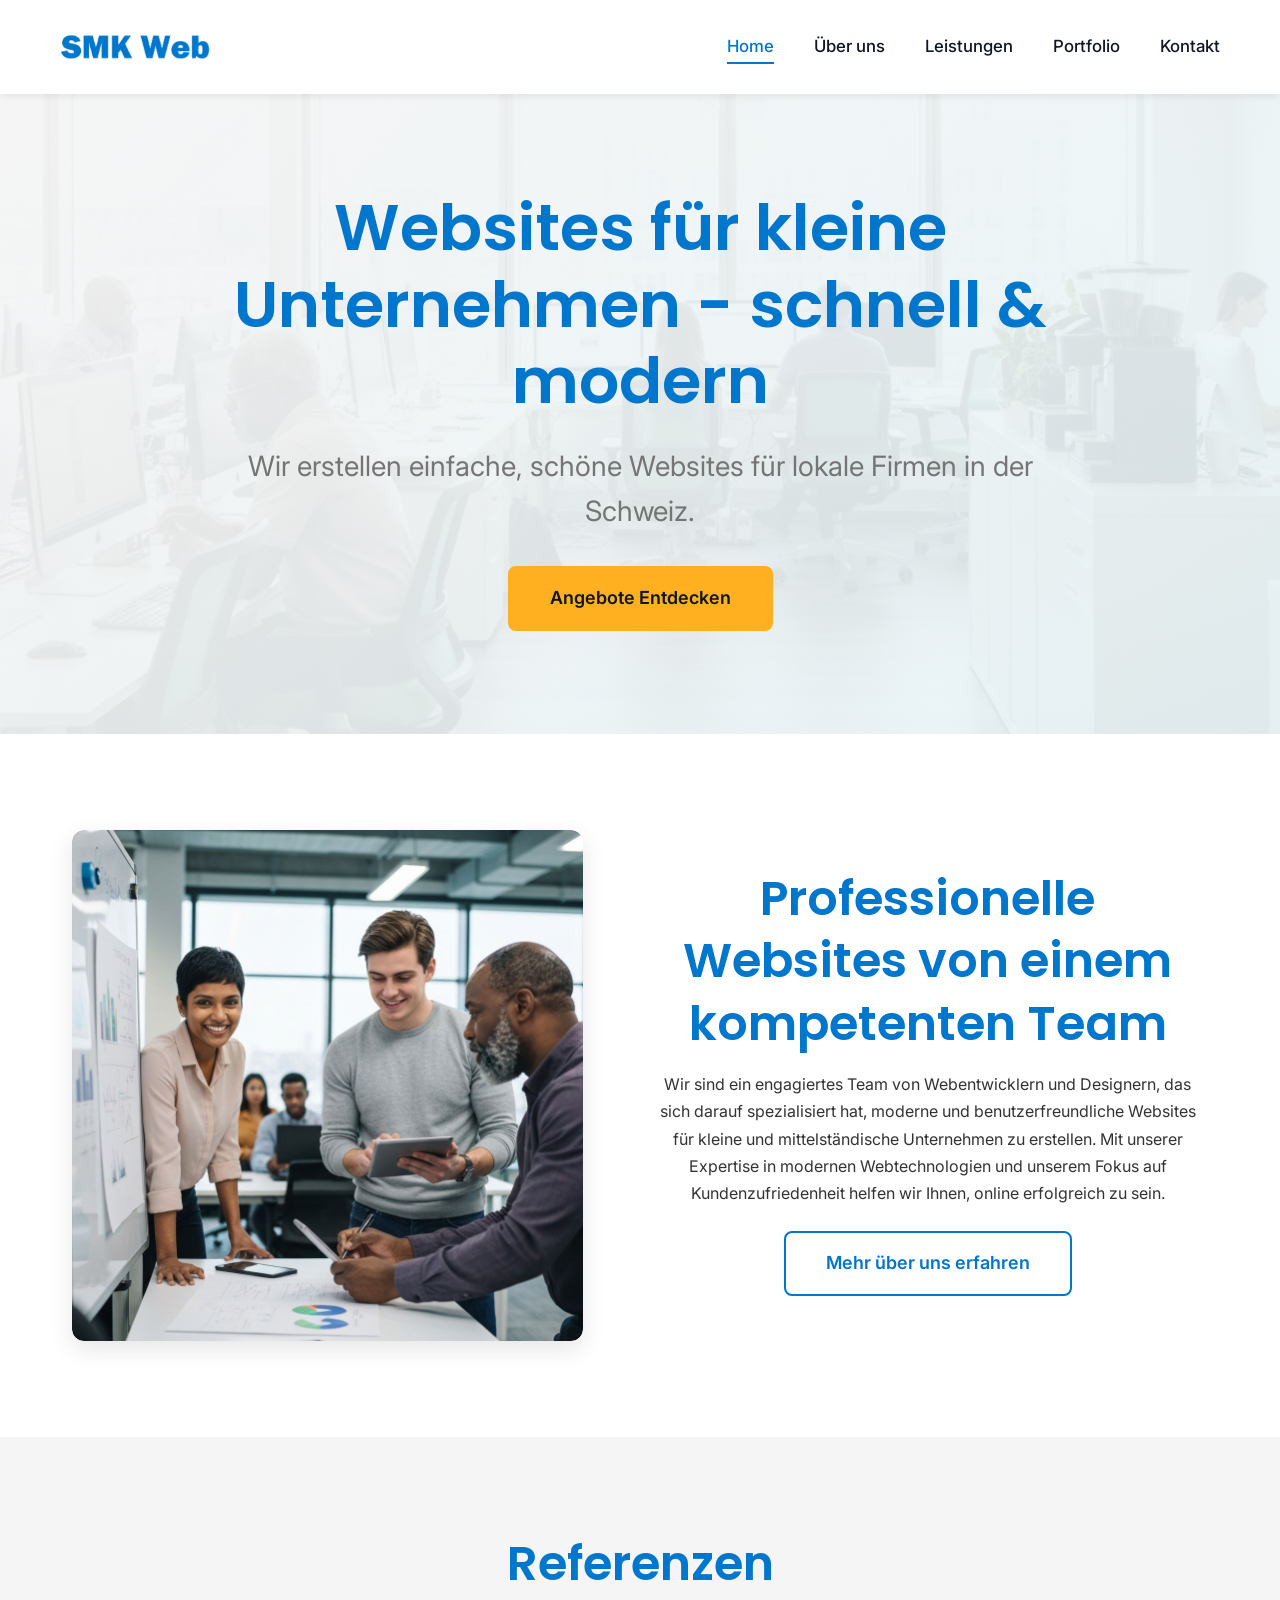
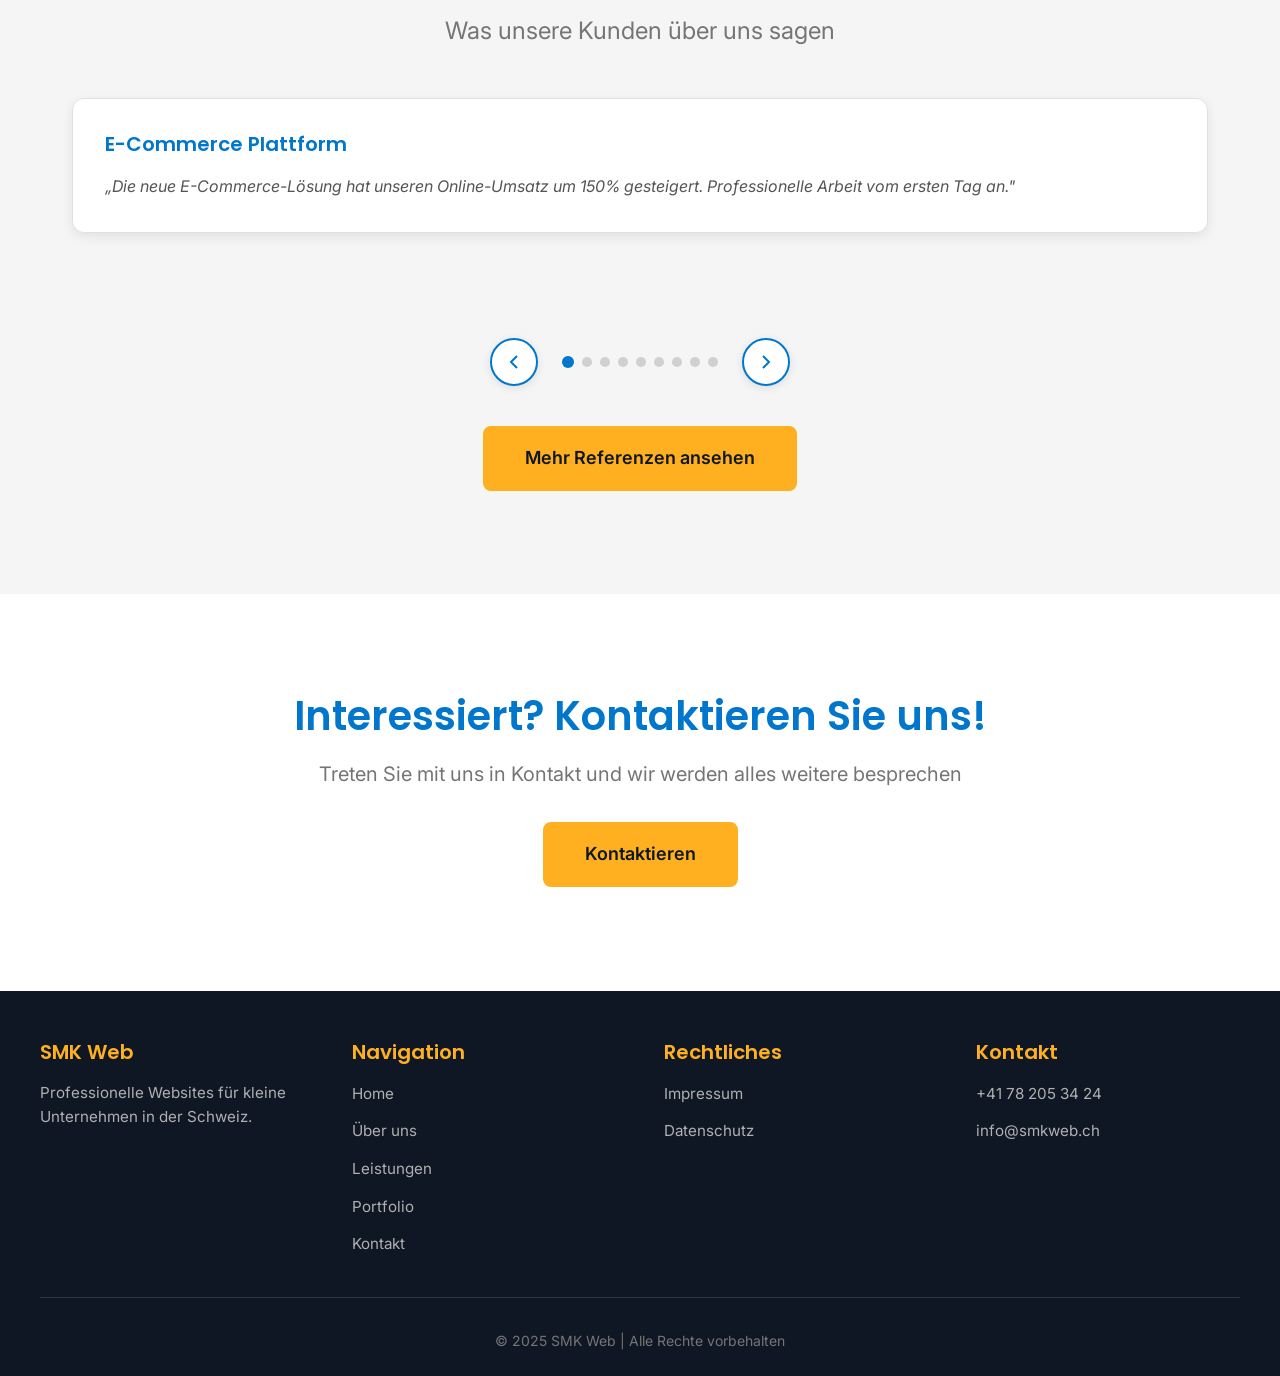
<file: app/index.html>
<!DOCTYPE html>
<html lang="de">
<head>
  <meta charset="UTF-8" />
  <meta name="viewport" content="width=device-width, initial-scale=1.0" />
  <title>SMK Web – Professionelle Websites</title>
  
  <!-- CSS -->
  <link rel="stylesheet" href="css/style.css" />

  <!-- Google Fonts -->
  <link href="https://fonts.googleapis.com/css2?family=Poppins:wght@400;600;700&family=Inter:wght@400;500;600&display=swap" rel="stylesheet">
</head>
<body>
  <!-- Header Navigation -->
  <header class="header">
    <div class="header-container">
      <a href="index.html" class="logo">
        <img src="assets/images/logo.png" alt="SMK Web Logo">
      </a>
      <nav class="nav">
        <ul class="nav-links">
          <li><a href="index.html" class="nav-link active">Home</a></li>
          <!-- Renamed "Über mich" to "Über uns" -->
          <li><a href="about.html" class="nav-link">Über uns</a></li>
          <li><a href="services.html" class="nav-link">Leistungen</a></li>
          <li><a href="portfolio.html" class="nav-link">Portfolio</a></li>
          <li><a href="contact.html" class="nav-link">Kontakt</a></li>
        </ul>
      </nav>
      <!-- Mobile Menu Toggle -->
      <button class="burger" aria-label="Menu öffnen">
        <span></span>
        <span></span>
        <span></span>
      </button>
    </div>
  </header>

  <!-- Main Content -->
  <main>
    <!-- Hero Section -->
    <section class="hero parallax-section" data-scroll-reveal>
      <div class="hero-bg-overlay"></div>
      <div class="hero-container">
        <h1 class="hero-title animate-slide-up">Websites für kleine Unternehmen - schnell & modern</h1>
        <p class="hero-subtitle animate-slide-up delay-1">Wir erstellen einfache, schöne Websites für lokale Firmen in der Schweiz.</p>
        <a href="services.html" class="btn btn-primary animate-slide-up delay-2">Angebote Entdecken</a>
      </div>
    </section>

    <!-- About Section -->
    <section class="about-section">
      <div class="section-container">
        <div class="about-grid">
          <div class="about-image" data-scroll-reveal>
            <div class="image-wrapper">
              <img src="assets/images/team-collaboration.jpg" alt="Unser Team">
            </div>
          </div>
          <div class="about-text" data-scroll-reveal>
            <h2 class="section-title">Professionelle Websites von einem kompetenten Team</h2>
            <p class="text-content">Wir sind ein engagiertes Team von Webentwicklern und Designern, das sich darauf spezialisiert hat, moderne und benutzerfreundliche Websites für kleine und mittelständische Unternehmen zu erstellen. Mit unserer Expertise in modernen Webtechnologien und unserem Fokus auf Kundenzufriedenheit helfen wir Ihnen, online erfolgreich zu sein.</p>
            <a href="about.html" class="btn btn-secondary">Mehr über uns erfahren</a>
          </div>
        </div>
      </div>
    </section>

    <!-- Portfolio/Reviews Section -->
    <!-- Updated portfolio section with references from portfolio.html -->
    <section class="portfolio-section">
      <div class="section-container">
        <div class="section-header" data-scroll-reveal>
          <h2 class="section-title">Referenzen</h2>
          <p class="section-subtitle">Was unsere Kunden über uns sagen</p>
        </div>

        <div class="reviews-carousel-wrapper" data-scroll-reveal>
          <div class="reviews-carousel">
            <div class="review-card active">
              <h3 class="review-title">E-Commerce Plattform</h3>
              <p class="review-text">„Die neue E-Commerce-Lösung hat unseren Online-Umsatz um 150% gesteigert. Professionelle Arbeit vom ersten Tag an."</p>
            </div>

            <div class="review-card">
              <h3 class="review-title">Unternehmenswebsite</h3>
              <p class="review-text">„Moderne, responsive Website die perfekt unsere Marke repräsentiert. Das Team war immer erreichbar und hilfsbereit."</p>
            </div>

            <div class="review-card">
              <h3 class="review-title">Restaurant Portal</h3>
              <p class="review-text">„Dank der neuen Website haben wir 40% mehr Online-Reservierungen. Die Benutzerfreundlichkeit ist hervorragend."</p>
            </div>

            <div class="review-card">
              <h3 class="review-title">Immobilien Plattform</h3>
              <p class="review-text">„Unsere Immobilien werden jetzt professionell präsentiert. Die Suchfunktion funktioniert einwandfrei."</p>
            </div>

            <div class="review-card">
              <h3 class="review-title">Fitness Studio Website</h3>
              <p class="review-text">„Die Integration des Buchungssystems war nahtlos. Unsere Mitglieder lieben die neue Website."</p>
            </div>

            <div class="review-card">
              <h3 class="review-title">Anwaltskanzlei</h3>
              <p class="review-text">„Seriöses, professionelles Design das Vertrauen schafft. Genau das was wir gebraucht haben."</p>
            </div>

            <div class="review-card">
              <h3 class="review-title">Handwerksbetrieb</h3>
              <p class="review-text">„Einfache Verwaltung, schönes Design und mehr Kundenanfragen. Wir sind sehr zufrieden."</p>
            </div>

            <div class="review-card">
              <h3 class="review-title">Beratungsunternehmen</h3>
              <p class="review-text">„Die Website spiegelt unsere Expertise perfekt wider. Professionelle Umsetzung in kurzer Zeit."</p>
            </div>

            <div class="review-card">
              <h3 class="review-title">Online-Shop</h3>
              <p class="review-text">„Schnelle Ladezeiten, intuitive Navigation und ein modernes Design. Unsere Kunden sind begeistert."</p>
            </div>
          </div>
          
          <div class="carousel-controls">
            <button class="carousel-btn prev-btn" aria-label="Vorheriges Review">
              <svg width="24" height="24" viewBox="0 0 24 24" fill="none" stroke="currentColor" stroke-width="2">
                <polyline points="15 18 9 12 15 6"></polyline>
              </svg>
            </button>
            <div class="carousel-dots"></div>
            <button class="carousel-btn next-btn" aria-label="Nächstes Review">
              <svg width="24" height="24" viewBox="0 0 24 24" fill="none" stroke="currentColor" stroke-width="2">
                <polyline points="9 18 15 12 9 6"></polyline>
              </svg>
            </button>
          </div>
        </div>

        <div class="section-cta">
          <a href="portfolio.html" class="btn btn-primary">Mehr Referenzen ansehen</a>
        </div>
      </div>
    </section>

    <!-- Contact CTA Section -->
    <section class="cta-section" data-scroll-reveal>
      <div class="section-container">
        <h2 class="cta-title">Interessiert? Kontaktieren Sie uns!</h2>
        <p class="cta-subtitle">Treten Sie mit uns in Kontakt und wir werden alles weitere besprechen</p>
        <a href="contact.html" class="btn btn-primary pulse-animation">Kontaktieren</a>
      </div>
    </section>
  </main>

  <!-- Footer -->
  <footer class="footer">
    <div class="footer-container">
      <div class="footer-content">
        <div class="footer-section">
          <h4 class="footer-title">SMK Web</h4>
          <p class="footer-description">Professionelle Websites für kleine Unternehmen in der Schweiz.</p>
        </div>
        
        <div class="footer-section">
          <h4 class="footer-title">Navigation</h4>
          <ul class="footer-links">
            <li><a href="index.html" class="footer-link">Home</a></li>
            <li><a href="about.html" class="footer-link">Über uns</a></li>
            <li><a href="services.html" class="footer-link">Leistungen</a></li>
            <li><a href="portfolio.html" class="footer-link">Portfolio</a></li>
            <li><a href="contact.html" class="footer-link">Kontakt</a></li>
          </ul>
        </div>
        
        <div class="footer-section">
          <h4 class="footer-title">Rechtliches</h4>
          <ul class="footer-links">
            <li><a href="impressum.html" class="footer-link">Impressum</a></li>
            <!-- Updated Datenschutz link to point to datenschutz.html -->
            <li><a href="datenschutz.html" class="footer-link">Datenschutz</a></li>
          </ul>
        </div>
        
        <div class="footer-section">
          <h4 class="footer-title">Kontakt</h4>
          <ul class="footer-links">
            <li><a href="tel:+41782053424" class="footer-link">+41 78 205 34 24</a></li>
            <li><a href="mailto:info@smkweb.ch" class="footer-link">info@smkweb.ch</a></li>
          </ul>
        </div>
      </div>
      
      <div class="footer-bottom">
        <p class="footer-text">© 2025 SMK Web | Alle Rechte vorbehalten</p>
      </div>
    </div>
  </footer>

  <!-- JavaScript -->
  <script src="js/script.js"></script>
</body>
</html>
</file>
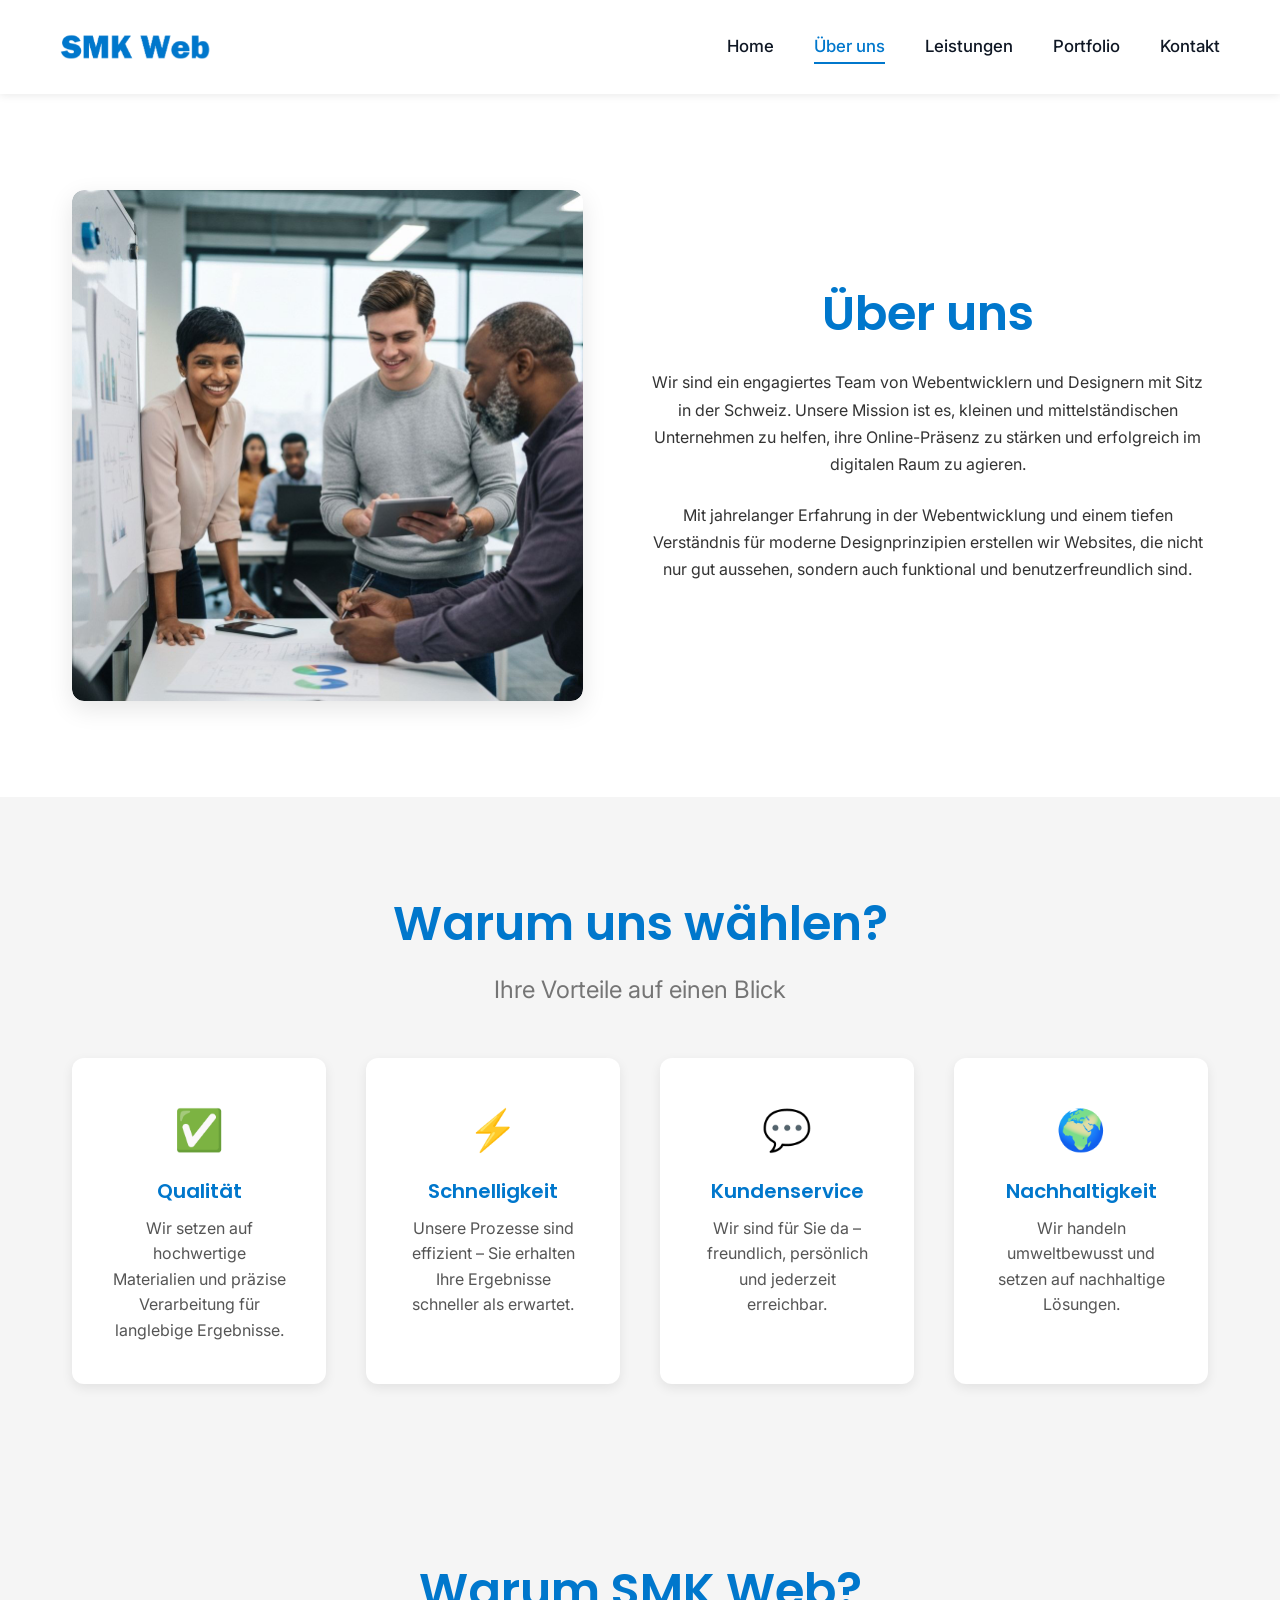
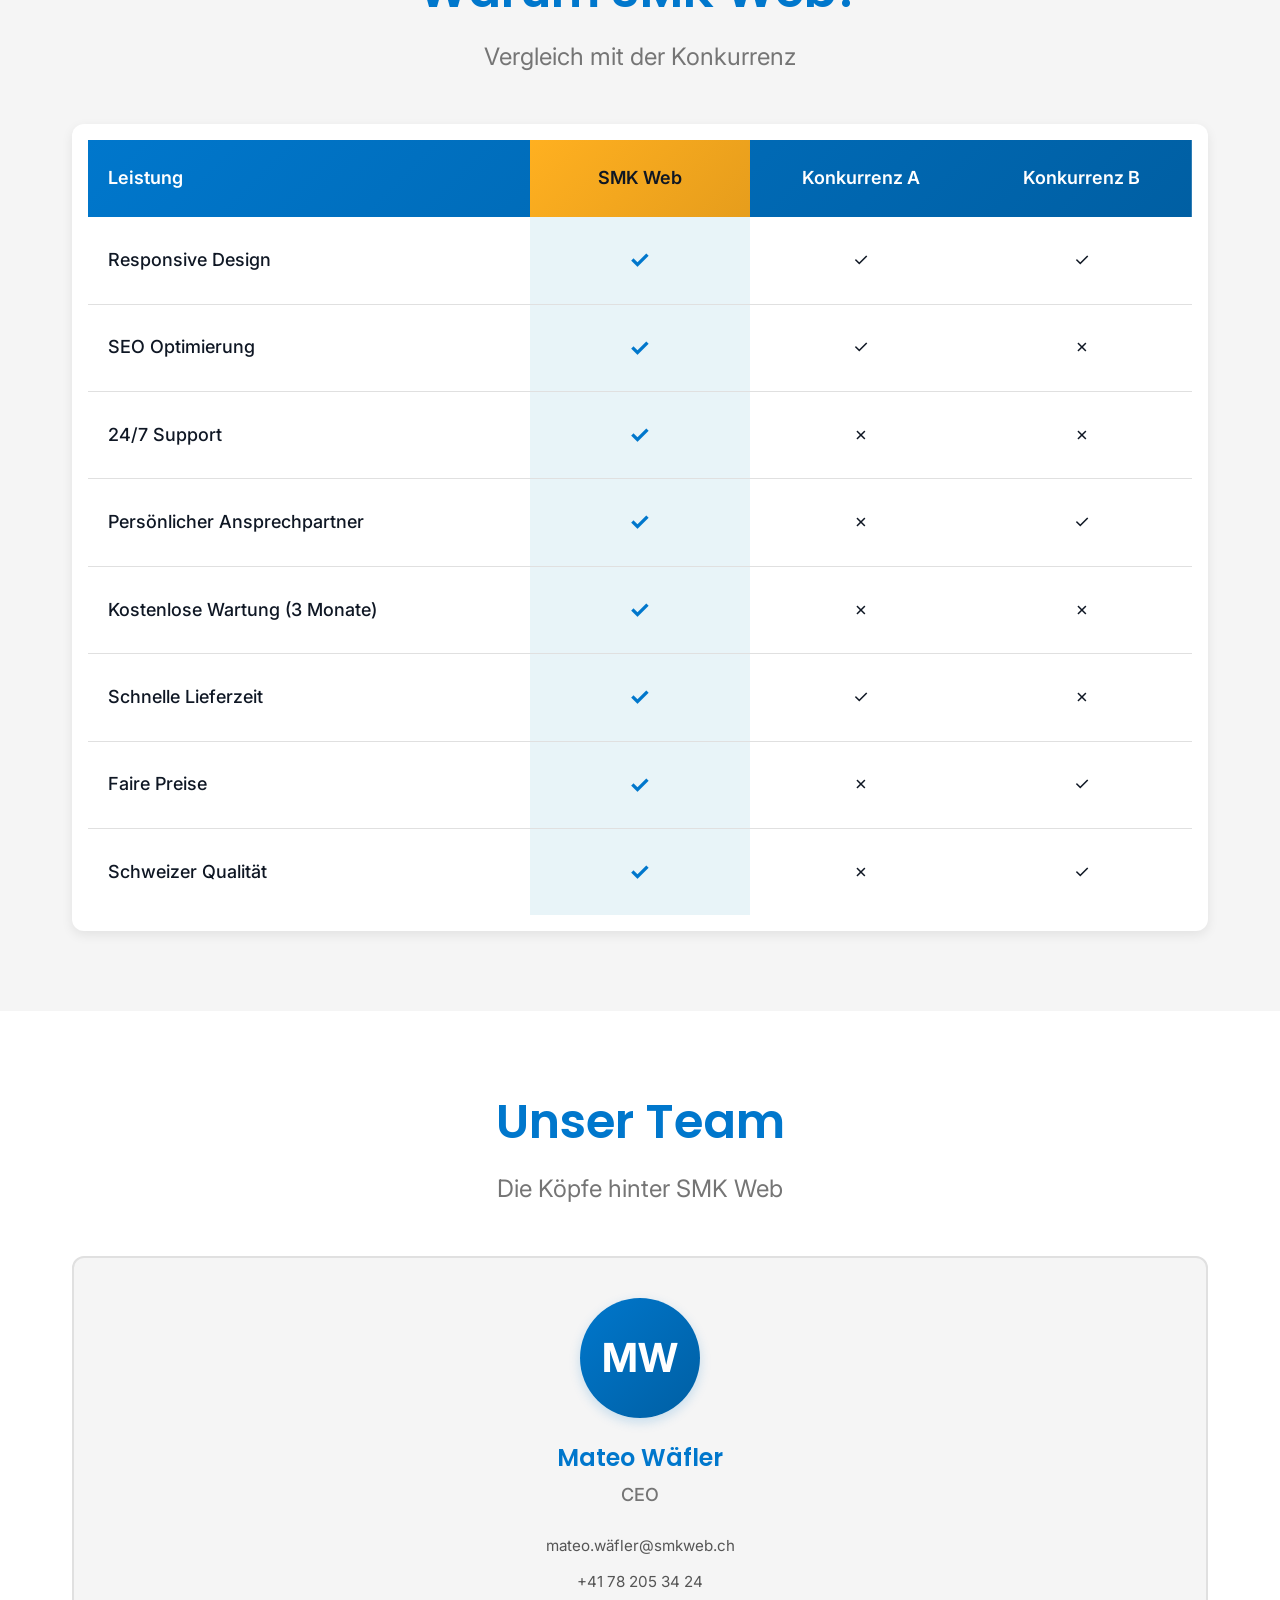
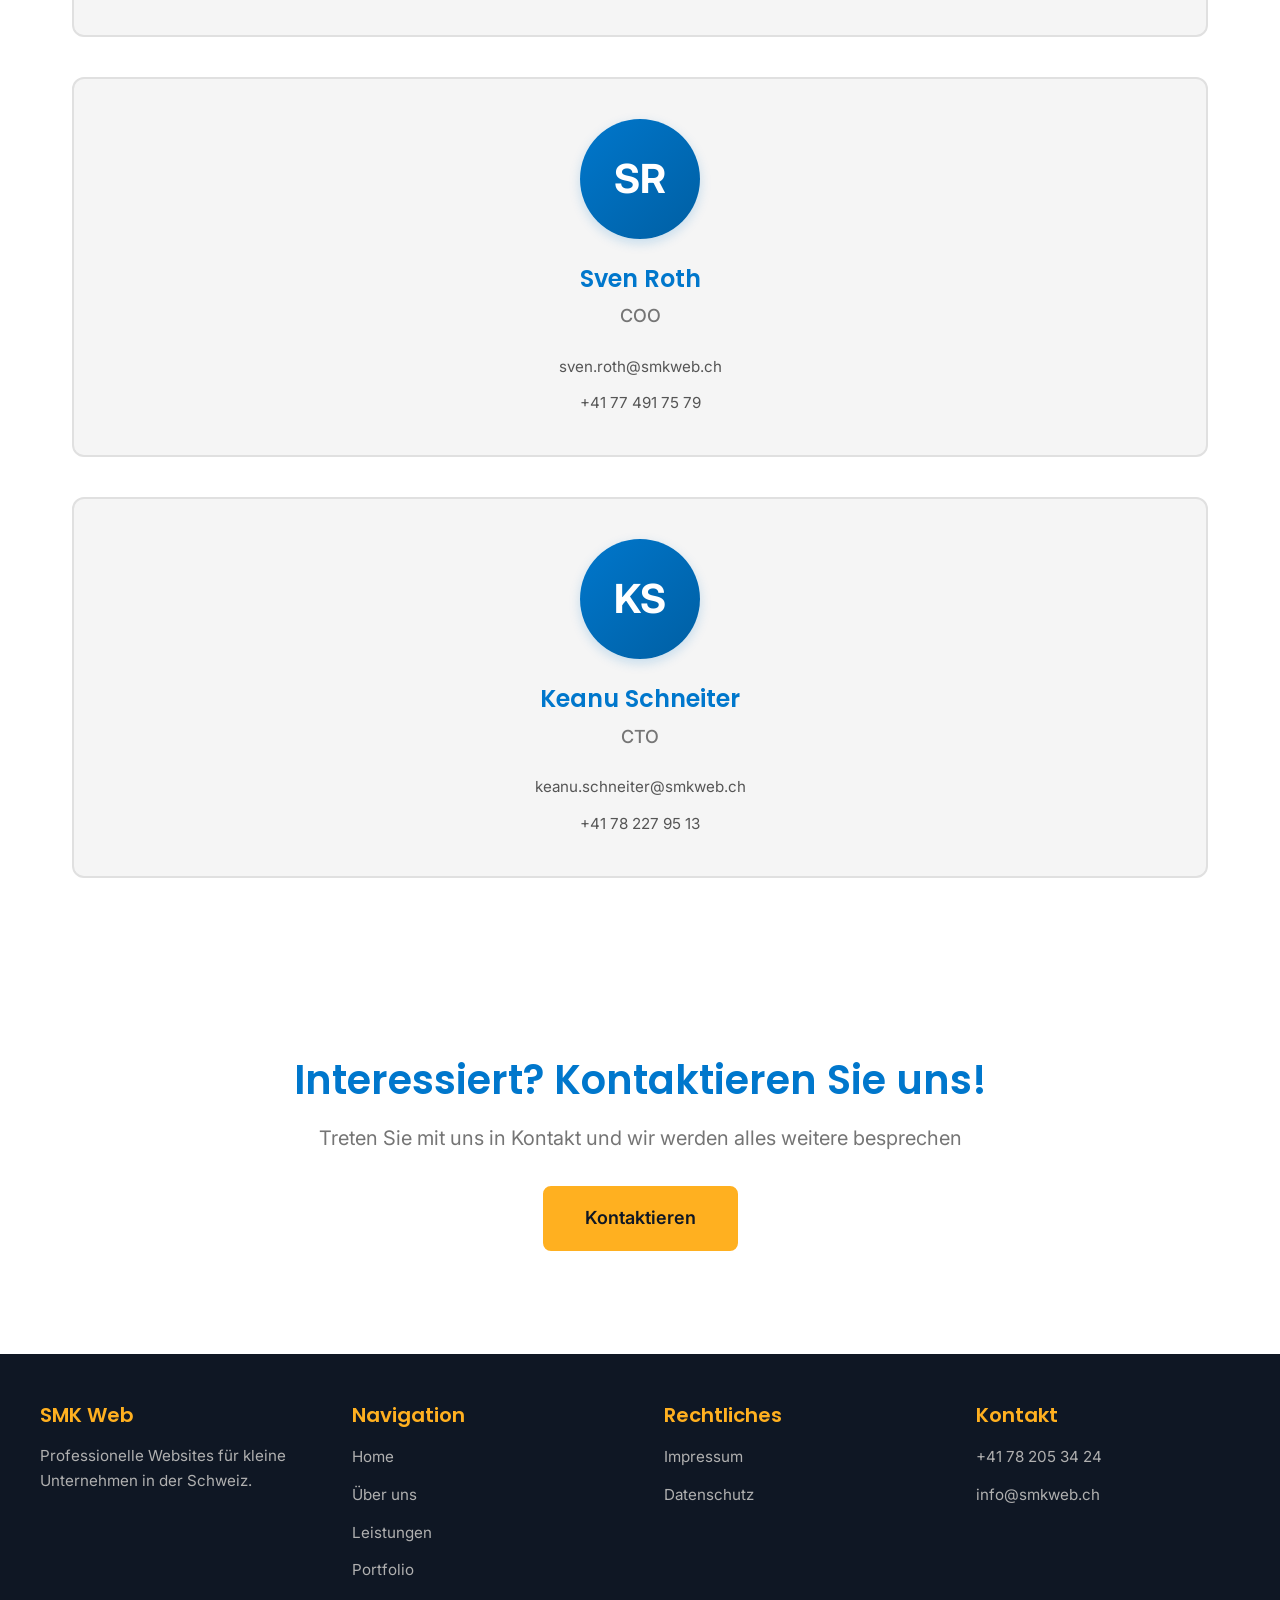
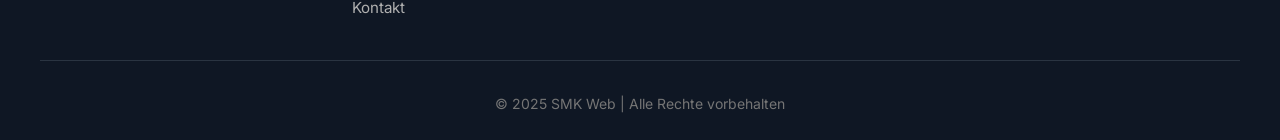
<file: app/about.html>
<!DOCTYPE html>
<html lang="de">
<head>
  <meta charset="UTF-8" />
  <meta name="viewport" content="width=device-width, initial-scale=1.0" />
  <title>Über uns – SMK Web</title>
  
  <!-- CSS -->
  <link rel="stylesheet" href="css/style.css" />

  <!-- Google Fonts -->
  <link href="https://fonts.googleapis.com/css2?family=Poppins:wght@400;600;700&family=Inter:wght@400;500;600&display=swap" rel="stylesheet">
</head>
<body>
  <!-- Header Navigation -->
  <header class="header">
    <div class="header-container">
      <a href="index.html" class="logo">
        <img src="assets/images/logo.png" alt="SMK Web Logo">
      </a>
      <nav class="nav">
        <ul class="nav-links">
          <li><a href="index.html" class="nav-link">Home</a></li>
          <li><a href="about.html" class="nav-link active">Über uns</a></li>
          <li><a href="services.html" class="nav-link">Leistungen</a></li>
          <li><a href="portfolio.html" class="nav-link">Portfolio</a></li>
          <li><a href="contact.html" class="nav-link">Kontakt</a></li>
        </ul>
      </nav>
      <!-- Mobile Menu Toggle -->
      <button class="burger" aria-label="Menu öffnen">
        <span></span>
        <span></span>
        <span></span>
      </button>
    </div>
  </header>

  <!-- Main Content -->
  <main>
    <!-- About Section -->
    <!-- Added scroll reveal animations -->
    <section class="about-section">
      <div class="section-container">
        <div class="about-grid">
          <div class="about-image" data-scroll-reveal>
            <div class="image-wrapper">
              <img src="assets/images/team-collaboration.jpg" alt="Unser Team">
            </div>
          </div>
          <div class="about-text" data-scroll-reveal>
            <h1 class="page-title">Über uns</h1>
            <p class="text-content">Wir sind ein engagiertes Team von Webentwicklern und Designern mit Sitz in der Schweiz. Unsere Mission ist es, kleinen und mittelständischen Unternehmen zu helfen, ihre Online-Präsenz zu stärken und erfolgreich im digitalen Raum zu agieren.</p>
            <p class="text-content">Mit jahrelanger Erfahrung in der Webentwicklung und einem tiefen Verständnis für moderne Designprinzipien erstellen wir Websites, die nicht nur gut aussehen, sondern auch funktional und benutzerfreundlich sind.</p>
          </div>
        </div>
      </div>
    </section>

    <!-- Why Choose Us Section -->
    <!-- Added staggered scroll reveal animations -->
    <section class="features-section">
      <div class="section-container">
        <div class="section-header" data-scroll-reveal>
          <h2 class="section-title">Warum uns wählen?</h2>
          <p class="section-subtitle">Ihre Vorteile auf einen Blick</p>
        </div>

        <div class="features-grid">
          <div class="feature-card" data-scroll-reveal>
            <div class="feature-icon">✅</div>
            <h3 class="feature-title">Qualität</h3>
            <p class="feature-text">Wir setzen auf hochwertige Materialien und präzise Verarbeitung für langlebige Ergebnisse.</p>
          </div>

          <div class="feature-card" data-scroll-reveal>
            <div class="feature-icon">⚡</div>
            <h3 class="feature-title">Schnelligkeit</h3>
            <p class="feature-text">Unsere Prozesse sind effizient – Sie erhalten Ihre Ergebnisse schneller als erwartet.</p>
          </div>

          <div class="feature-card" data-scroll-reveal>
            <div class="feature-icon">💬</div>
            <h3 class="feature-title">Kundenservice</h3>
            <p class="feature-text">Wir sind für Sie da – freundlich, persönlich und jederzeit erreichbar.</p>
          </div>

          <div class="feature-card" data-scroll-reveal>
            <div class="feature-icon">🌍</div>
            <h3 class="feature-title">Nachhaltigkeit</h3>
            <p class="feature-text">Wir handeln umweltbewusst und setzen auf nachhaltige Lösungen.</p>
          </div>
        </div>
      </div>
    </section>

    <!-- Comparison Table Section -->
    <section class="comparison-section">
      <div class="section-container">
        <div class="section-header" data-scroll-reveal>
          <h2 class="section-title">Warum SMK Web?</h2>
          <p class="section-subtitle">Vergleich mit der Konkurrenz</p>
        </div>

        <div class="comparison-table-wrapper" data-scroll-reveal>
          <table class="comparison-table">
            <thead>
              <tr>
                <th class="feature-column">Leistung</th>
                <th class="company-column highlight">SMK Web</th>
                <th class="company-column">Konkurrenz A</th>
                <th class="company-column">Konkurrenz B</th>
              </tr>
            </thead>
            <tbody>
              <tr>
                <td class="feature-name">Responsive Design</td>
                <td class="highlight">✓</td>
                <td>✓</td>
                <td>✓</td>
              </tr>
              <tr>
                <td class="feature-name">SEO Optimierung</td>
                <td class="highlight">✓</td>
                <td>✓</td>
                <td>✗</td>
              </tr>
              <tr>
                <td class="feature-name">24/7 Support</td>
                <td class="highlight">✓</td>
                <td>✗</td>
                <td>✗</td>
              </tr>
              <tr>
                <td class="feature-name">Persönlicher Ansprechpartner</td>
                <td class="highlight">✓</td>
                <td>✗</td>
                <td>✓</td>
              </tr>
              <tr>
                <td class="feature-name">Kostenlose Wartung (3 Monate)</td>
                <td class="highlight">✓</td>
                <td>✗</td>
                <td>✗</td>
              </tr>
              <tr>
                <td class="feature-name">Schnelle Lieferzeit</td>
                <td class="highlight">✓</td>
                <td>✓</td>
                <td>✗</td>
              </tr>
              <tr>
                <td class="feature-name">Faire Preise</td>
                <td class="highlight">✓</td>
                <td>✗</td>
                <td>✓</td>
              </tr>
              <tr>
                <td class="feature-name">Schweizer Qualität</td>
                <td class="highlight">✓</td>
                <td>✗</td>
                <td>✓</td>
              </tr>
            </tbody>
          </table>
        </div>
      </div>
    </section>

    <!-- Team Section -->
    <section class="team-section">
      <div class="section-container">
        <div class="section-header" data-scroll-reveal>
          <h2 class="section-title">Unser Team</h2>
          <p class="section-subtitle">Die Köpfe hinter SMK Web</p>
        </div>

        <div class="team-grid">
          <div class="team-card" data-scroll-reveal>
            <div class="team-avatar">
              <div class="avatar-placeholder">MW</div>
            </div>
            <h3 class="team-name">Mateo Wäfler</h3>
            <p class="team-role">CEO</p>
            <div class="team-contact">
              <a href="mailto:mateo.wäfler@smkweb.ch" class="team-link">mateo.wäfler@smkweb.ch</a>
              <a href="tel:+41782053424" class="team-link">+41 78 205 34 24</a>
            </div>
          </div>

          <div class="team-card" data-scroll-reveal>
            <div class="team-avatar">
              <div class="avatar-placeholder">SR</div>
            </div>
            <h3 class="team-name">Sven Roth</h3>
            <p class="team-role">COO</p>
            <div class="team-contact">
              <a href="mailto:sven.roth@smkweb.ch" class="team-link">sven.roth@smkweb.ch</a>
              <a href="tel:+41774917579" class="team-link">+41 77 491 75 79</a>
            </div>
          </div>

          <div class="team-card" data-scroll-reveal>
            <div class="team-avatar">
              <div class="avatar-placeholder">KS</div>
            </div>
            <h3 class="team-name">Keanu Schneiter</h3>
            <p class="team-role">CTO</p>
            <div class="team-contact">
              <a href="mailto:keanu.schneiter@smkweb.ch" class="team-link">keanu.schneiter@smkweb.ch</a>
              <a href="tel:+41782279513" class="team-link">+41 78 227 95 13</a>
            </div>
          </div>
        </div>
      </div>
    </section>

    <!-- Contact CTA Section -->
    <section class="cta-section">
      <div class="section-container">
        <h2 class="cta-title">Interessiert? Kontaktieren Sie uns!</h2>
        <p class="cta-subtitle">Treten Sie mit uns in Kontakt und wir werden alles weitere besprechen</p>
        <a href="contact.html" class="btn btn-primary">Kontaktieren</a>
      </div>
    </section>
  </main>

  <!-- Footer -->
  <footer class="footer">
    <div class="footer-container">
      <div class="footer-content">
        <div class="footer-section">
          <h4 class="footer-title">SMK Web</h4>
          <p class="footer-description">Professionelle Websites für kleine Unternehmen in der Schweiz.</p>
        </div>
        
        <div class="footer-section">
          <h4 class="footer-title">Navigation</h4>
          <ul class="footer-links">
            <li><a href="index.html" class="footer-link">Home</a></li>
            <li><a href="about.html" class="footer-link">Über uns</a></li>
            <li><a href="services.html" class="footer-link">Leistungen</a></li>
            <li><a href="portfolio.html" class="footer-link">Portfolio</a></li>
            <li><a href="contact.html" class="footer-link">Kontakt</a></li>
          </ul>
        </div>
        
        <div class="footer-section">
          <h4 class="footer-title">Rechtliches</h4>
          <ul class="footer-links">
            <li><a href="impressum.html" class="footer-link">Impressum</a></li>
            <li><a href="datenschutz.html" class="footer-link">Datenschutz</a></li>
          </ul>
        </div>
        
        <div class="footer-section">
          <h4 class="footer-title">Kontakt</h4>
          <ul class="footer-links">
            <li><a href="tel:+41782053424" class="footer-link">+41 78 205 34 24</a></li>
            <li><a href="mailto:info@smkweb.ch" class="footer-link">info@smkweb.ch</a></li>
          </ul>
        </div>
      </div>
      
      <div class="footer-bottom">
        <p class="footer-text">© 2025 SMK Web | Alle Rechte vorbehalten</p>
      </div>
    </div>
  </footer>

  <!-- JavaScript -->
  <script src="js/script.js"></script>
</body>
</html>
</file>
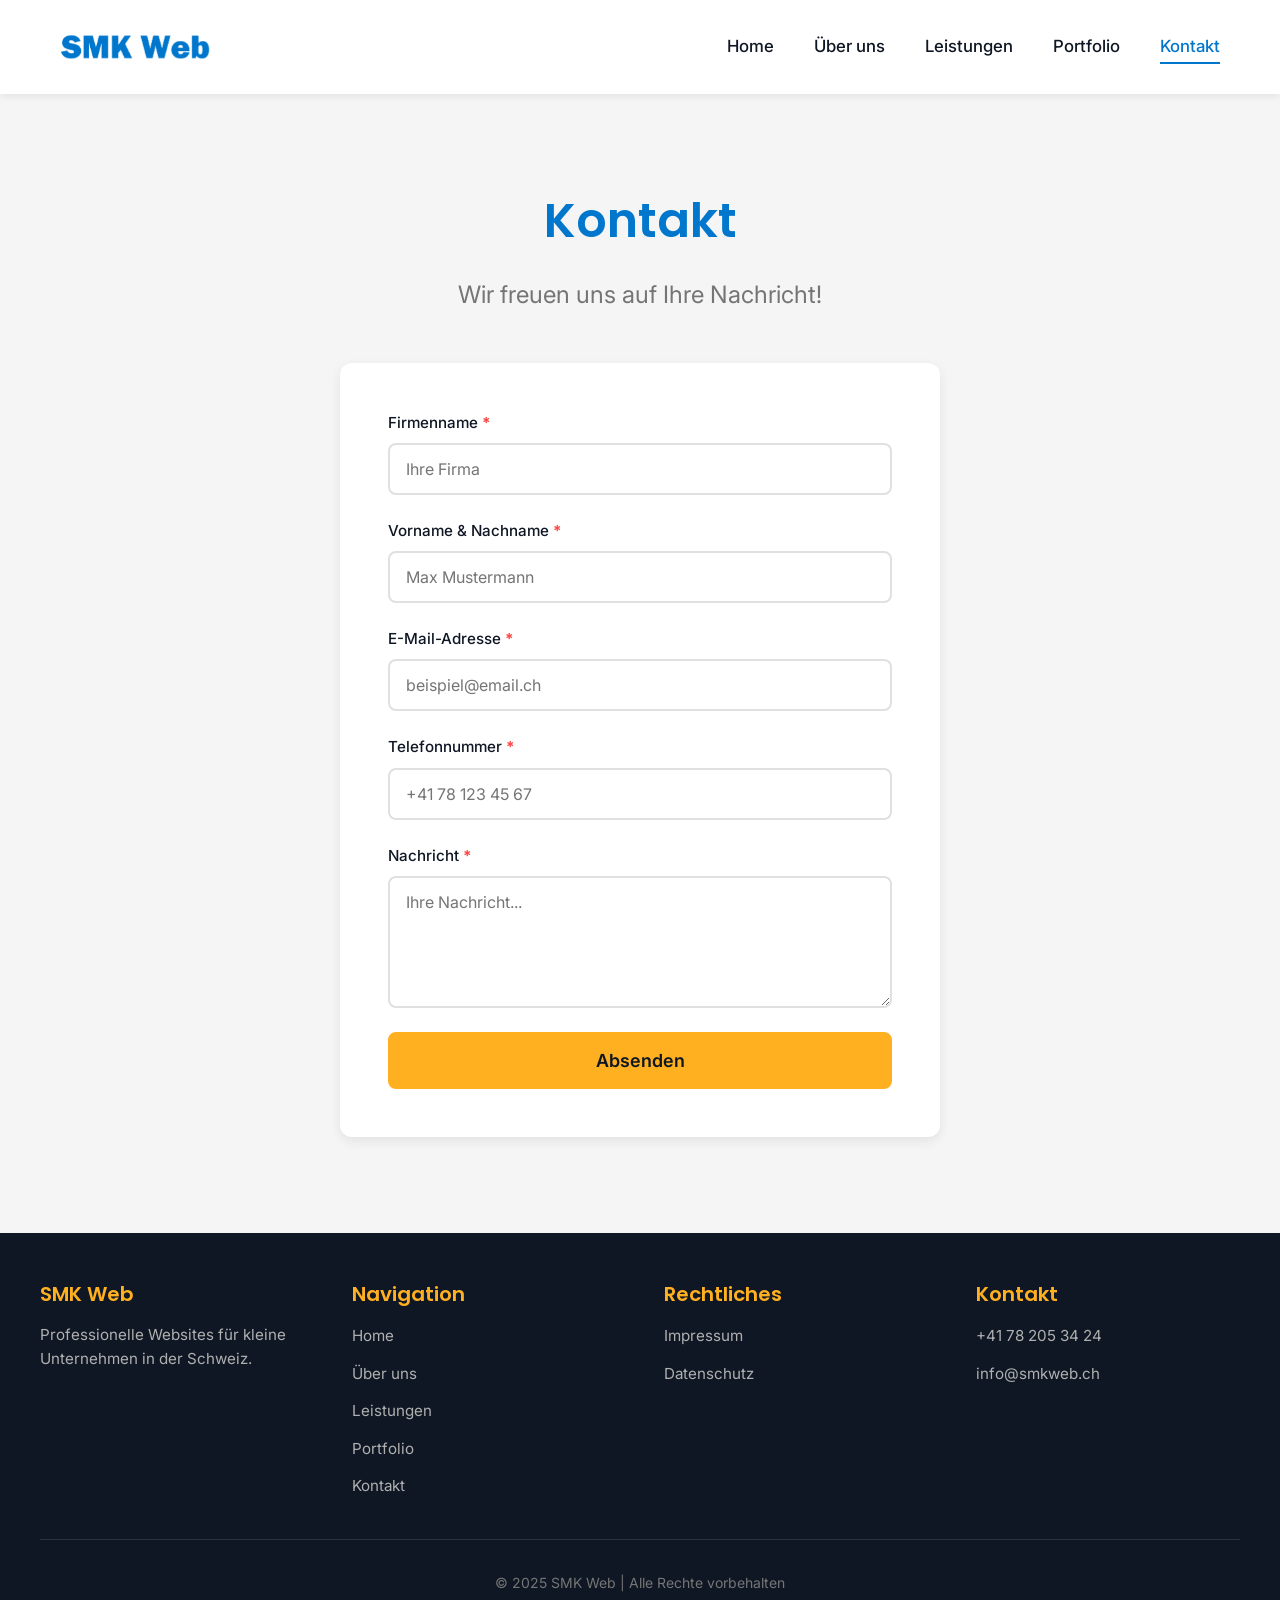
<file: app/contact.html>
<!DOCTYPE html>
<html lang="de">
<head>
  <meta charset="UTF-8" />
  <meta name="viewport" content="width=device-width, initial-scale=1.0" />
  <title>Kontakt – SMK Web</title>
  
  <!-- CSS -->
  <link rel="stylesheet" href="css/style.css" />

  <!-- Google Fonts -->
  <link href="https://fonts.googleapis.com/css2?family=Poppins:wght@400;600;700&family=Inter:wght@400;500;600&display=swap" rel="stylesheet">
</head>
<body>
  <!-- Header Navigation -->
  <header class="header">
    <div class="header-container">
      <a href="index.html" class="logo">
        <img src="assets/images/logo.png" alt="SMK Web Logo">
      </a>
      <nav class="nav">
        <ul class="nav-links">
          <li><a href="index.html" class="nav-link">Home</a></li>
          <!-- Renamed "Über mich" to "Über uns" -->
          <li><a href="about.html" class="nav-link">Über uns</a></li>
          <li><a href="services.html" class="nav-link">Leistungen</a></li>
          <li><a href="portfolio.html" class="nav-link">Portfolio</a></li>
          <li><a href="contact.html" class="nav-link active">Kontakt</a></li>
        </ul>
      </nav>
      <!-- Mobile Menu Toggle -->
      <button class="burger" aria-label="Menu öffnen">
        <span></span>
        <span></span>
        <span></span>
      </button>
    </div>
  </header>

  <!-- Main Content -->
  <main>
    <!-- Contact Form Section -->
    <section class="contact-section">
      <div class="section-container">
        <div class="section-header">
          <h1 class="page-title">Kontakt</h1>
          <p class="section-subtitle">Wir freuen uns auf Ihre Nachricht!</p>
        </div>
        
        <div class="contact-form-wrapper">
          <!-- Enhanced form with validation attributes and error messages -->
          <form action="#" method="post" class="contact-form" novalidate>
            <div class="form-group">
              <label for="company" class="form-label">Firmenname <span class="required">*</span></label>
              <input type="text" id="company" name="company" class="form-input" placeholder="Ihre Firma" required>
              <span class="error-message">Bitte geben Sie einen Firmennamen ein</span>
            </div>

            <div class="form-group">
              <label for="name" class="form-label">Vorname & Nachname <span class="required">*</span></label>
              <input type="text" id="name" name="name" class="form-input" placeholder="Max Mustermann" required>
              <span class="error-message">Bitte geben Sie Ihren Namen ein</span>
            </div>

            <div class="form-group">
              <label for="email" class="form-label">E-Mail-Adresse <span class="required">*</span></label>
              <input type="email" id="email" name="email" class="form-input" placeholder="beispiel@email.ch" required>
              <span class="error-message">Bitte geben Sie eine gültige E-Mail-Adresse ein</span>
            </div>

            <div class="form-group">
              <label for="phone" class="form-label">Telefonnummer <span class="required">*</span></label>
              <input type="tel" id="phone" name="phone" class="form-input" placeholder="+41 78 123 45 67" required pattern="[\+]?[0-9\s\-$$$$]+">
              <span class="error-message">Bitte geben Sie eine gültige Telefonnummer ein</span>
            </div>

            <div class="form-group">
              <label for="message" class="form-label">Nachricht <span class="required">*</span></label>
              <textarea id="message" name="message" rows="5" class="form-textarea" placeholder="Ihre Nachricht..." required minlength="10"></textarea>
              <span class="error-message">Bitte geben Sie eine Nachricht ein (mindestens 10 Zeichen)</span>
            </div>

            <button type="submit" class="btn btn-primary btn-full">Absenden</button>
          </form>
        </div>
      </div>
    </section>

    <!-- Removed impressum section as it now has its own page -->
  </main>

  <!-- Added comprehensive footer with links -->
  <!-- Footer -->
  <footer class="footer">
    <div class="footer-container">
      <div class="footer-content">
        <div class="footer-section">
          <h4 class="footer-title">SMK Web</h4>
          <p class="footer-description">Professionelle Websites für kleine Unternehmen in der Schweiz.</p>
        </div>
        
        <div class="footer-section">
          <h4 class="footer-title">Navigation</h4>
          <ul class="footer-links">
            <li><a href="index.html" class="footer-link">Home</a></li>
            <li><a href="about.html" class="footer-link">Über uns</a></li>
            <li><a href="services.html" class="footer-link">Leistungen</a></li>
            <li><a href="portfolio.html" class="footer-link">Portfolio</a></li>
            <li><a href="contact.html" class="footer-link">Kontakt</a></li>
          </ul>
        </div>
        
        <div class="footer-section">
          <h4 class="footer-title">Rechtliches</h4>
          <ul class="footer-links">
            <li><a href="impressum.html" class="footer-link">Impressum</a></li>
            <!-- Updated Datenschutz link to point to datenschutz.html -->
            <li><a href="datenschutz.html" class="footer-link">Datenschutz</a></li>
          </ul>
        </div>
        
        <div class="footer-section">
          <h4 class="footer-title">Kontakt</h4>
          <ul class="footer-links">
            <li><a href="tel:+41782053424" class="footer-link">+41 78 205 34 24</a></li>
            <li><a href="mailto:info@smkweb.ch" class="footer-link">info@smkweb.ch</a></li>
          </ul>
        </div>
      </div>
      
      <div class="footer-bottom">
        <p class="footer-text">© 2025 SMK Web | Alle Rechte vorbehalten</p>
      </div>
    </div>
  </footer>

  <!-- JavaScript -->
  <script src="js/script.js"></script>
</body>
</html>
</file>
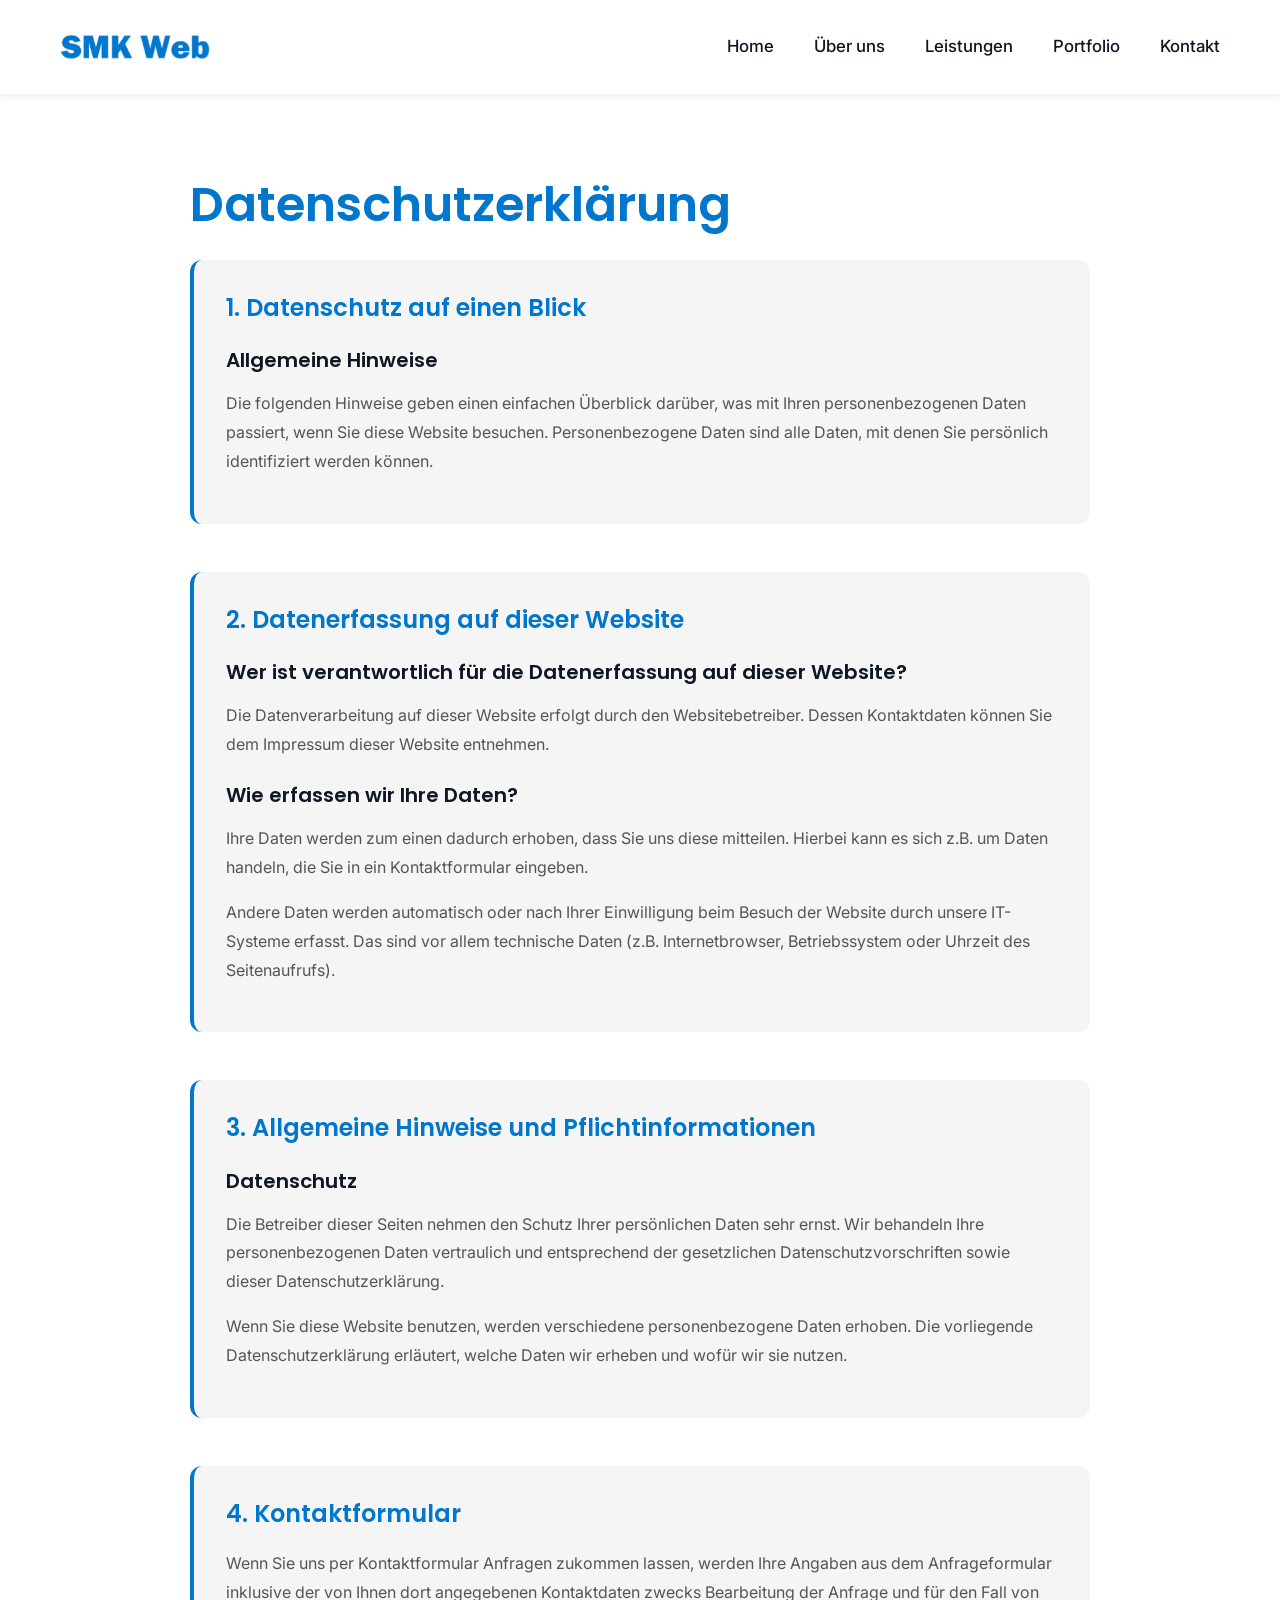
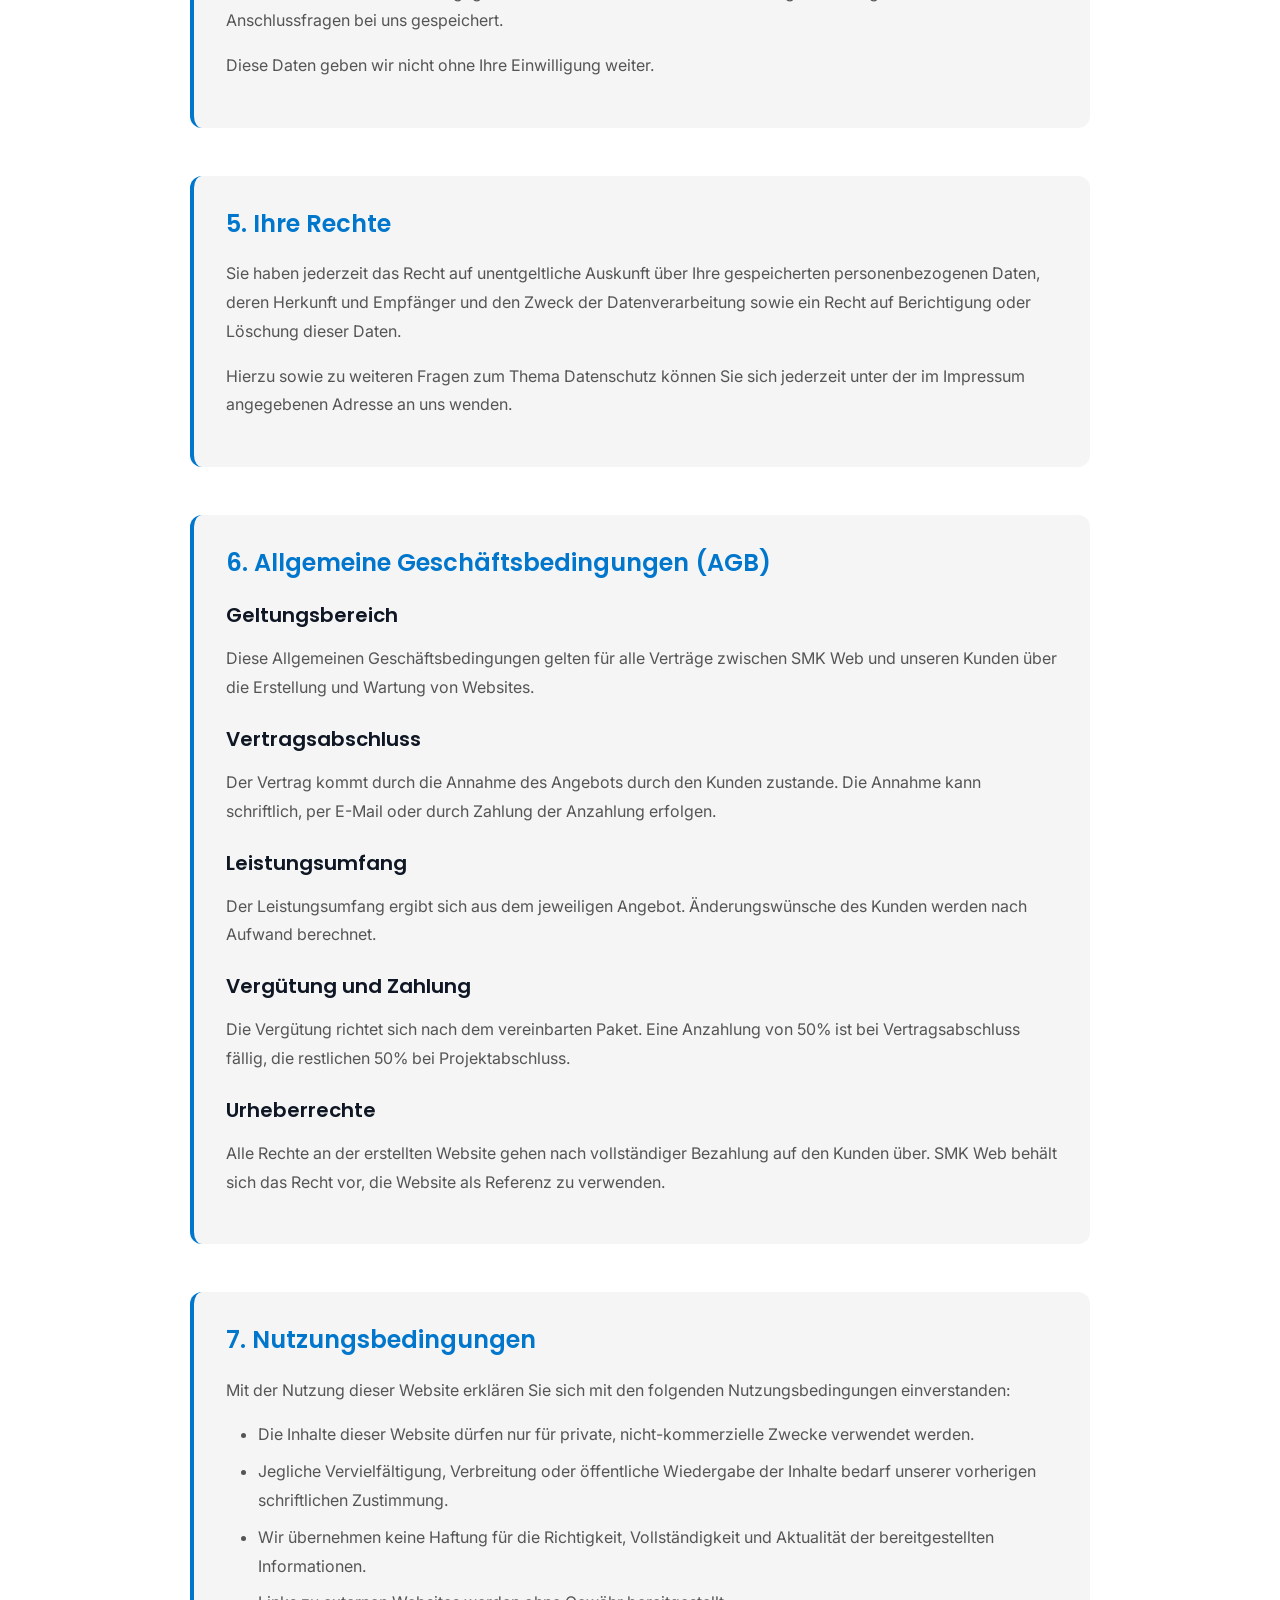
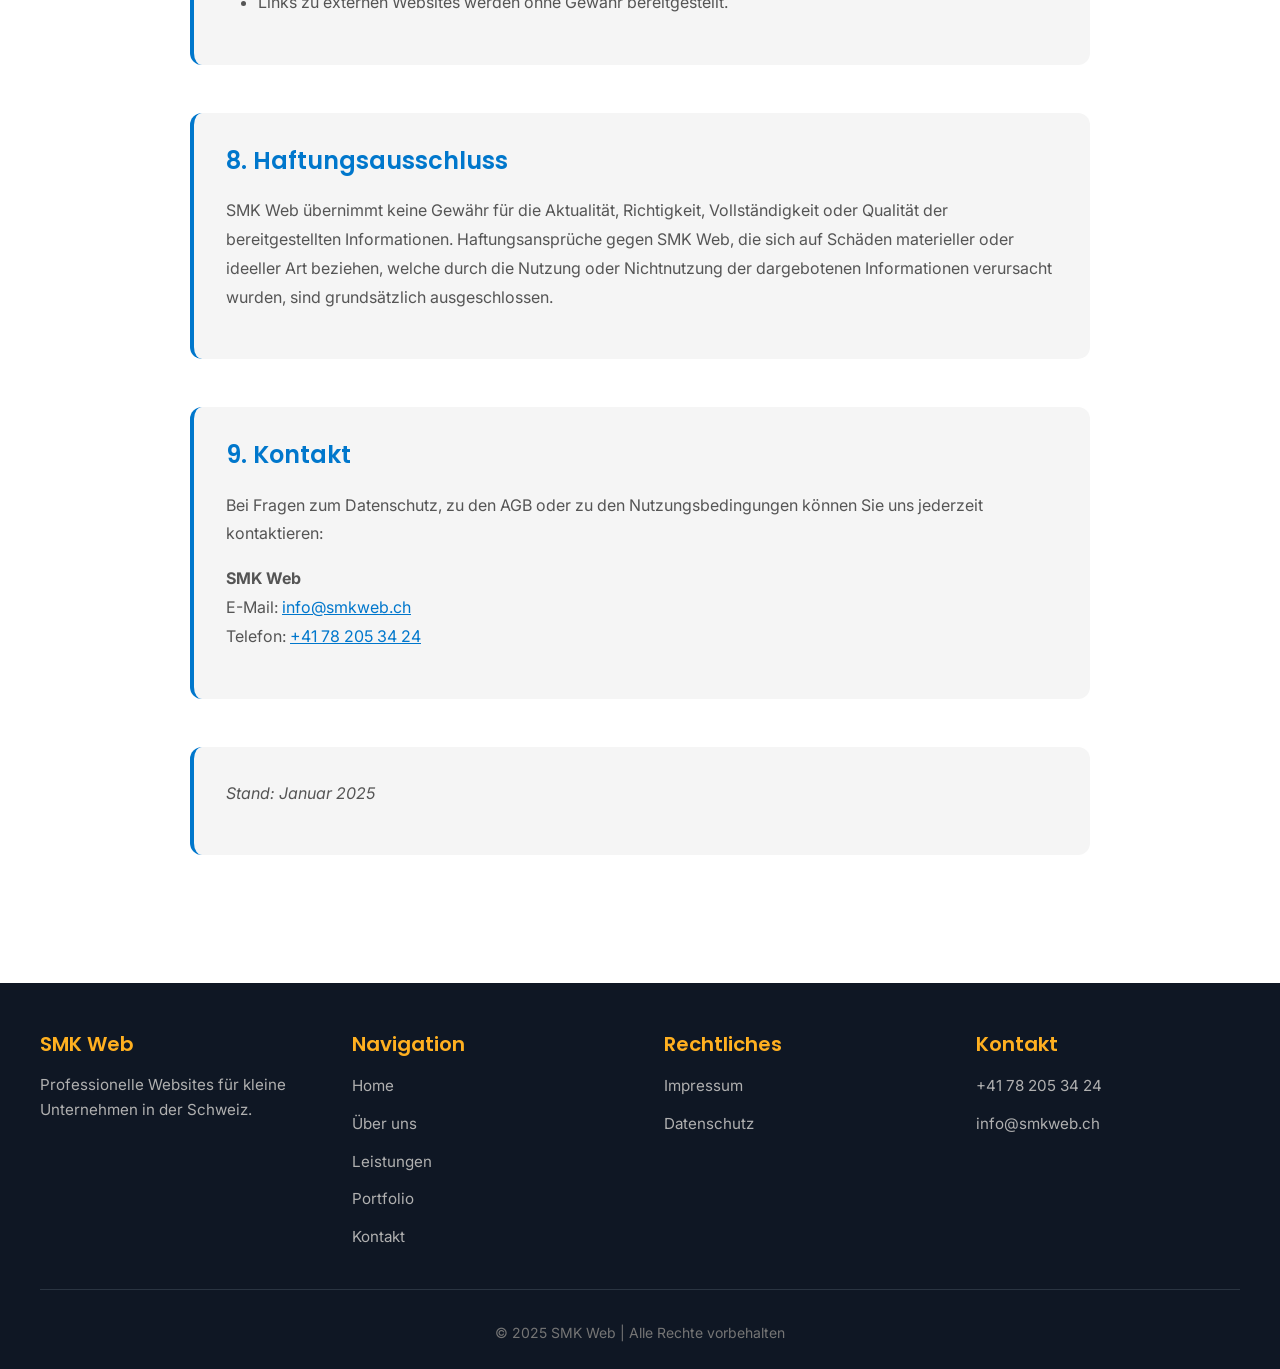
<file: app/datenschutz.html>
<!DOCTYPE html>
<html lang="de">
<head>
  <meta charset="UTF-8" />
  <meta name="viewport" content="width=device-width, initial-scale=1.0" />
  <title>Datenschutz – SMK Web</title>
  
  <!-- CSS -->
  <link rel="stylesheet" href="css/style.css" />

  <!-- Google Fonts -->
  <link href="https://fonts.googleapis.com/css2?family=Poppins:wght@400;600;700&family=Inter:wght@400;500;600&display=swap" rel="stylesheet">
</head>
<body>
  <!-- Header Navigation -->
  <header class="header">
    <div class="header-container">
      <a href="index.html" class="logo">
        <img src="assets/images/logo.png" alt="SMK Web Logo">
      </a>
      <nav class="nav">
        <ul class="nav-links">
          <li><a href="index.html" class="nav-link">Home</a></li>
          <li><a href="about.html" class="nav-link">Über uns</a></li>
          <li><a href="services.html" class="nav-link">Leistungen</a></li>
          <li><a href="portfolio.html" class="nav-link">Portfolio</a></li>
          <li><a href="contact.html" class="nav-link">Kontakt</a></li>
        </ul>
      </nav>
      <!-- Mobile Menu Toggle -->
      <button class="burger" aria-label="Menu öffnen">
        <span></span>
        <span></span>
        <span></span>
      </button>
    </div>
  </header>

  <!-- Main Content -->
  <main>
    <!-- Datenschutz Section -->
    <section class="legal-section">
      <div class="section-container">
        <div class="legal-content">
          <h1 class="page-title">Datenschutzerklärung</h1>
          
          <div class="legal-block" data-scroll-reveal>
            <h2 class="legal-subtitle">1. Datenschutz auf einen Blick</h2>
            <h3 class="legal-heading">Allgemeine Hinweise</h3>
            <p class="legal-text">Die folgenden Hinweise geben einen einfachen Überblick darüber, was mit Ihren personenbezogenen Daten passiert, wenn Sie diese Website besuchen. Personenbezogene Daten sind alle Daten, mit denen Sie persönlich identifiziert werden können.</p>
          </div>

          <div class="legal-block" data-scroll-reveal>
            <h2 class="legal-subtitle">2. Datenerfassung auf dieser Website</h2>
            <h3 class="legal-heading">Wer ist verantwortlich für die Datenerfassung auf dieser Website?</h3>
            <p class="legal-text">Die Datenverarbeitung auf dieser Website erfolgt durch den Websitebetreiber. Dessen Kontaktdaten können Sie dem Impressum dieser Website entnehmen.</p>
            
            <h3 class="legal-heading">Wie erfassen wir Ihre Daten?</h3>
            <p class="legal-text">Ihre Daten werden zum einen dadurch erhoben, dass Sie uns diese mitteilen. Hierbei kann es sich z.B. um Daten handeln, die Sie in ein Kontaktformular eingeben.</p>
            <p class="legal-text">Andere Daten werden automatisch oder nach Ihrer Einwilligung beim Besuch der Website durch unsere IT-Systeme erfasst. Das sind vor allem technische Daten (z.B. Internetbrowser, Betriebssystem oder Uhrzeit des Seitenaufrufs).</p>
          </div>

          <div class="legal-block" data-scroll-reveal>
            <h2 class="legal-subtitle">3. Allgemeine Hinweise und Pflichtinformationen</h2>
            <h3 class="legal-heading">Datenschutz</h3>
            <p class="legal-text">Die Betreiber dieser Seiten nehmen den Schutz Ihrer persönlichen Daten sehr ernst. Wir behandeln Ihre personenbezogenen Daten vertraulich und entsprechend der gesetzlichen Datenschutzvorschriften sowie dieser Datenschutzerklärung.</p>
            <p class="legal-text">Wenn Sie diese Website benutzen, werden verschiedene personenbezogene Daten erhoben. Die vorliegende Datenschutzerklärung erläutert, welche Daten wir erheben und wofür wir sie nutzen.</p>
          </div>

          <div class="legal-block" data-scroll-reveal>
            <h2 class="legal-subtitle">4. Kontaktformular</h2>
            <p class="legal-text">Wenn Sie uns per Kontaktformular Anfragen zukommen lassen, werden Ihre Angaben aus dem Anfrageformular inklusive der von Ihnen dort angegebenen Kontaktdaten zwecks Bearbeitung der Anfrage und für den Fall von Anschlussfragen bei uns gespeichert.</p>
            <p class="legal-text">Diese Daten geben wir nicht ohne Ihre Einwilligung weiter.</p>
          </div>

          <div class="legal-block" data-scroll-reveal>
            <h2 class="legal-subtitle">5. Ihre Rechte</h2>
            <p class="legal-text">Sie haben jederzeit das Recht auf unentgeltliche Auskunft über Ihre gespeicherten personenbezogenen Daten, deren Herkunft und Empfänger und den Zweck der Datenverarbeitung sowie ein Recht auf Berichtigung oder Löschung dieser Daten.</p>
            <p class="legal-text">Hierzu sowie zu weiteren Fragen zum Thema Datenschutz können Sie sich jederzeit unter der im Impressum angegebenen Adresse an uns wenden.</p>
          </div>

          <div class="legal-block" data-scroll-reveal>
            <h2 class="legal-subtitle">6. Allgemeine Geschäftsbedingungen (AGB)</h2>
            <h3 class="legal-heading">Geltungsbereich</h3>
            <p class="legal-text">Diese Allgemeinen Geschäftsbedingungen gelten für alle Verträge zwischen SMK Web und unseren Kunden über die Erstellung und Wartung von Websites.</p>
            
            <h3 class="legal-heading">Vertragsabschluss</h3>
            <p class="legal-text">Der Vertrag kommt durch die Annahme des Angebots durch den Kunden zustande. Die Annahme kann schriftlich, per E-Mail oder durch Zahlung der Anzahlung erfolgen.</p>
            
            <h3 class="legal-heading">Leistungsumfang</h3>
            <p class="legal-text">Der Leistungsumfang ergibt sich aus dem jeweiligen Angebot. Änderungswünsche des Kunden werden nach Aufwand berechnet.</p>
            
            <h3 class="legal-heading">Vergütung und Zahlung</h3>
            <p class="legal-text">Die Vergütung richtet sich nach dem vereinbarten Paket. Eine Anzahlung von 50% ist bei Vertragsabschluss fällig, die restlichen 50% bei Projektabschluss.</p>
            
            <h3 class="legal-heading">Urheberrechte</h3>
            <p class="legal-text">Alle Rechte an der erstellten Website gehen nach vollständiger Bezahlung auf den Kunden über. SMK Web behält sich das Recht vor, die Website als Referenz zu verwenden.</p>
          </div>

          <div class="legal-block" data-scroll-reveal>
            <h2 class="legal-subtitle">7. Nutzungsbedingungen</h2>
            <p class="legal-text">Mit der Nutzung dieser Website erklären Sie sich mit den folgenden Nutzungsbedingungen einverstanden:</p>
            <ul class="legal-list">
              <li>Die Inhalte dieser Website dürfen nur für private, nicht-kommerzielle Zwecke verwendet werden.</li>
              <li>Jegliche Vervielfältigung, Verbreitung oder öffentliche Wiedergabe der Inhalte bedarf unserer vorherigen schriftlichen Zustimmung.</li>
              <li>Wir übernehmen keine Haftung für die Richtigkeit, Vollständigkeit und Aktualität der bereitgestellten Informationen.</li>
              <li>Links zu externen Websites werden ohne Gewähr bereitgestellt.</li>
            </ul>
          </div>

          <div class="legal-block" data-scroll-reveal>
            <h2 class="legal-subtitle">8. Haftungsausschluss</h2>
            <p class="legal-text">SMK Web übernimmt keine Gewähr für die Aktualität, Richtigkeit, Vollständigkeit oder Qualität der bereitgestellten Informationen. Haftungsansprüche gegen SMK Web, die sich auf Schäden materieller oder ideeller Art beziehen, welche durch die Nutzung oder Nichtnutzung der dargebotenen Informationen verursacht wurden, sind grundsätzlich ausgeschlossen.</p>
          </div>

          <div class="legal-block" data-scroll-reveal>
            <h2 class="legal-subtitle">9. Kontakt</h2>
            <p class="legal-text">Bei Fragen zum Datenschutz, zu den AGB oder zu den Nutzungsbedingungen können Sie uns jederzeit kontaktieren:</p>
            <p class="legal-text">
              <strong>SMK Web</strong><br>
              E-Mail: <a href="mailto:info@smkweb.ch" class="legal-link">info@smkweb.ch</a><br>
              Telefon: <a href="tel:+41782053424" class="legal-link">+41 78 205 34 24</a>
            </p>
          </div>

          <div class="legal-block" data-scroll-reveal>
            <p class="legal-text"><em>Stand: Januar 2025</em></p>
          </div>
        </div>
      </div>
    </section>
  </main>

  <!-- Footer -->
  <footer class="footer">
    <div class="footer-container">
      <div class="footer-content">
        <div class="footer-section">
          <h4 class="footer-title">SMK Web</h4>
          <p class="footer-description">Professionelle Websites für kleine Unternehmen in der Schweiz.</p>
        </div>
        
        <div class="footer-section">
          <h4 class="footer-title">Navigation</h4>
          <ul class="footer-links">
            <li><a href="index.html" class="footer-link">Home</a></li>
            <li><a href="about.html" class="footer-link">Über uns</a></li>
            <li><a href="services.html" class="footer-link">Leistungen</a></li>
            <li><a href="portfolio.html" class="footer-link">Portfolio</a></li>
            <li><a href="contact.html" class="footer-link">Kontakt</a></li>
          </ul>
        </div>
        
        <div class="footer-section">
          <h4 class="footer-title">Rechtliches</h4>
          <ul class="footer-links">
            <li><a href="impressum.html" class="footer-link">Impressum</a></li>
            <li><a href="datenschutz.html" class="footer-link">Datenschutz</a></li>
          </ul>
        </div>
        
        <div class="footer-section">
          <h4 class="footer-title">Kontakt</h4>
          <ul class="footer-links">
            <li><a href="tel:+41782053424" class="footer-link">+41 78 205 34 24</a></li>
            <li><a href="mailto:info@smkweb.ch" class="footer-link">info@smkweb.ch</a></li>
          </ul>
        </div>
      </div>
      
      <div class="footer-bottom">
        <p class="footer-text">© 2025 SMK Web | Alle Rechte vorbehalten</p>
      </div>
    </div>
  </footer>

  <!-- JavaScript -->
  <script src="js/script.js"></script>
</body>
</html>
</file>
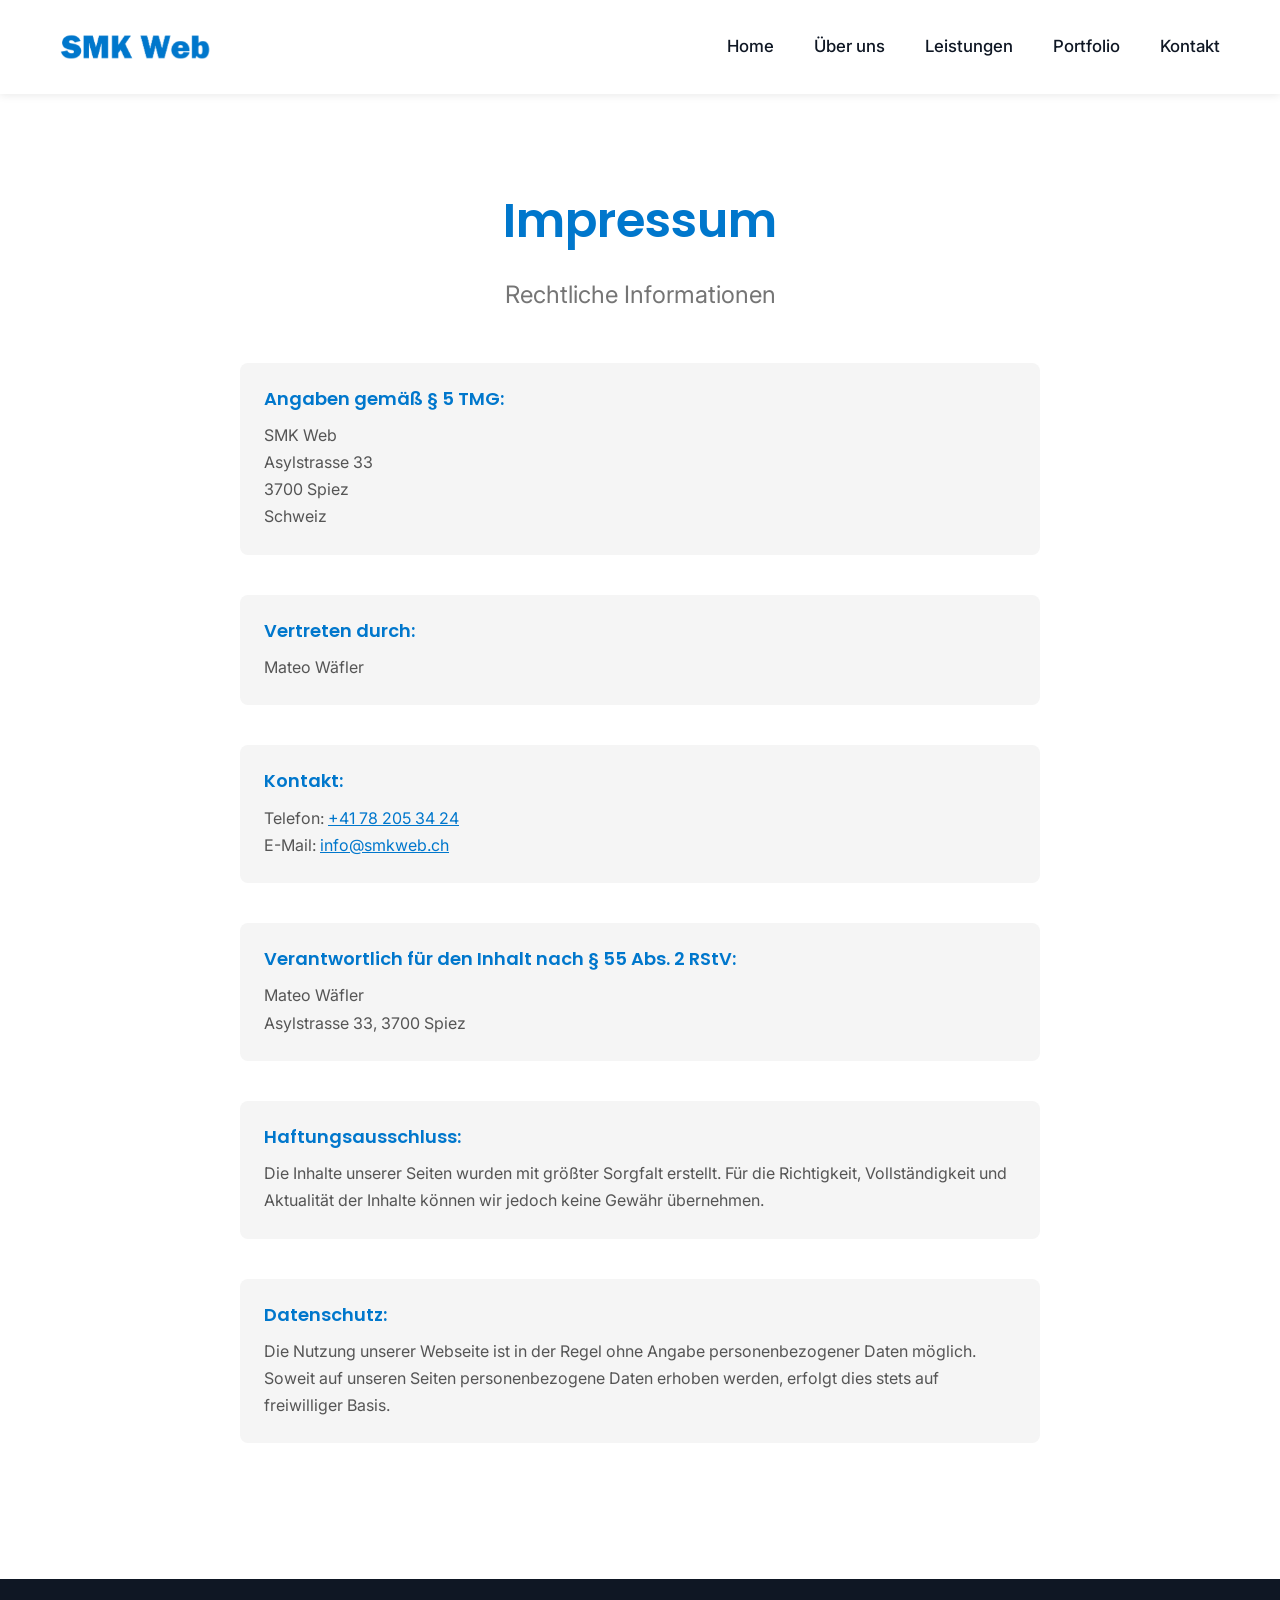
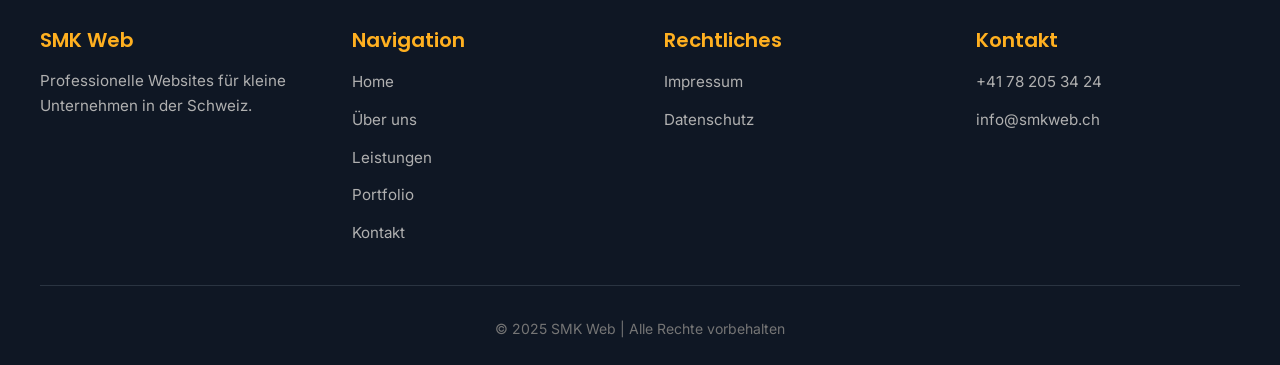
<file: app/impressum.html>
<!DOCTYPE html>
<html lang="de">
<head>
  <meta charset="UTF-8" />
  <meta name="viewport" content="width=device-width, initial-scale=1.0" />
  <title>Impressum – SMK Web</title>
  
  <!-- CSS -->
  <link rel="stylesheet" href="css/style.css" />

  <!-- Google Fonts -->
  <link href="https://fonts.googleapis.com/css2?family=Poppins:wght@400;600;700&family=Inter:wght@400;500;600&display=swap" rel="stylesheet">
</head>
<body>
  <!-- Header Navigation -->
  <header class="header">
    <div class="header-container">
      <a href="index.html" class="logo">
        <img src="assets/images/logo.png" alt="SMK Web Logo">
      </a>
      <nav class="nav">
        <ul class="nav-links">
          <li><a href="index.html" class="nav-link">Home</a></li>
          <!-- Renamed "Über mich" to "Über uns" -->
          <li><a href="about.html" class="nav-link">Über uns</a></li>
          <li><a href="services.html" class="nav-link">Leistungen</a></li>
          <li><a href="portfolio.html" class="nav-link">Portfolio</a></li>
          <li><a href="contact.html" class="nav-link">Kontakt</a></li>
        </ul>
      </nav>
      <!-- Mobile Menu Toggle -->
      <button class="burger" aria-label="Menu öffnen">
        <span></span>
        <span></span>
        <span></span>
      </button>
    </div>
  </header>

  <!-- Main Content -->
  <main>
    <!-- Impressum Section -->
    <section class="impressum-section">
      <div class="section-container">
        <div class="section-header" data-scroll-reveal>
          <h1 class="page-title">Impressum</h1>
          <p class="section-subtitle">Rechtliche Informationen</p>
        </div>

        <div class="impressum-content">
          <div class="impressum-block" data-scroll-reveal>
            <h3 class="impressum-subtitle">Angaben gemäß § 5 TMG:</h3>
            <p class="impressum-text">
              SMK Web<br>
              Asylstrasse 33<br>
              3700 Spiez<br>
              Schweiz
            </p>
          </div>

          <div class="impressum-block" data-scroll-reveal>
            <h3 class="impressum-subtitle">Vertreten durch:</h3>
            <p class="impressum-text">Mateo Wäfler</p>
          </div>

          <div class="impressum-block" data-scroll-reveal>
            <h3 class="impressum-subtitle">Kontakt:</h3>
            <p class="impressum-text">
              Telefon: <a href="tel:+41782053424" class="impressum-link">+41 78 205 34 24</a><br>
              E-Mail: <a href="mailto:info@smkweb.ch" class="impressum-link">info@smkweb.ch</a>
            </p>
          </div>

          <div class="impressum-block" data-scroll-reveal>
            <h3 class="impressum-subtitle">Verantwortlich für den Inhalt nach § 55 Abs. 2 RStV:</h3>
            <p class="impressum-text">
              Mateo Wäfler<br>
              Asylstrasse 33, 3700 Spiez
            </p>
          </div>

          <div class="impressum-block" data-scroll-reveal>
            <h3 class="impressum-subtitle">Haftungsausschluss:</h3>
            <p class="impressum-text">
              Die Inhalte unserer Seiten wurden mit größter Sorgfalt erstellt. Für die Richtigkeit, Vollständigkeit und Aktualität der Inhalte können wir jedoch keine Gewähr übernehmen.
            </p>
          </div>

          <div class="impressum-block" data-scroll-reveal>
            <h3 class="impressum-subtitle">Datenschutz:</h3>
            <p class="impressum-text">
              Die Nutzung unserer Webseite ist in der Regel ohne Angabe personenbezogener Daten möglich. Soweit auf unseren Seiten personenbezogene Daten erhoben werden, erfolgt dies stets auf freiwilliger Basis.
            </p>
          </div>
        </div>
      </div>
    </section>
  </main>

  <!-- Footer -->
  <footer class="footer">
    <div class="footer-container">
      <div class="footer-content">
        <div class="footer-section">
          <h4 class="footer-title">SMK Web</h4>
          <p class="footer-description">Professionelle Websites für kleine Unternehmen in der Schweiz.</p>
        </div>
        
        <div class="footer-section">
          <h4 class="footer-title">Navigation</h4>
          <ul class="footer-links">
            <li><a href="index.html" class="footer-link">Home</a></li>
            <li><a href="about.html" class="footer-link">Über uns</a></li>
            <li><a href="services.html" class="footer-link">Leistungen</a></li>
            <li><a href="portfolio.html" class="footer-link">Portfolio</a></li>
            <li><a href="contact.html" class="footer-link">Kontakt</a></li>
          </ul>
        </div>
        
        <div class="footer-section">
          <h4 class="footer-title">Rechtliches</h4>
          <ul class="footer-links">
            <li><a href="impressum.html" class="footer-link">Impressum</a></li>
            <!-- Updated Datenschutz link to point to datenschutz.html -->
            <li><a href="datenschutz.html" class="footer-link">Datenschutz</a></li>
          </ul>
        </div>
        
        <div class="footer-section">
          <h4 class="footer-title">Kontakt</h4>
          <ul class="footer-links">
            <li><a href="tel:+41782053424" class="footer-link">+41 78 205 34 24</a></li>
            <li><a href="mailto:info@smkweb.ch" class="footer-link">info@smkweb.ch</a></li>
          </ul>
        </div>
      </div>
      
      <div class="footer-bottom">
        <p class="footer-text">© 2025 SMK Web | Alle Rechte vorbehalten</p>
      </div>
    </div>
  </footer>

  <!-- JavaScript -->
  <script src="js/script.js"></script>
</body>
</html>
</file>
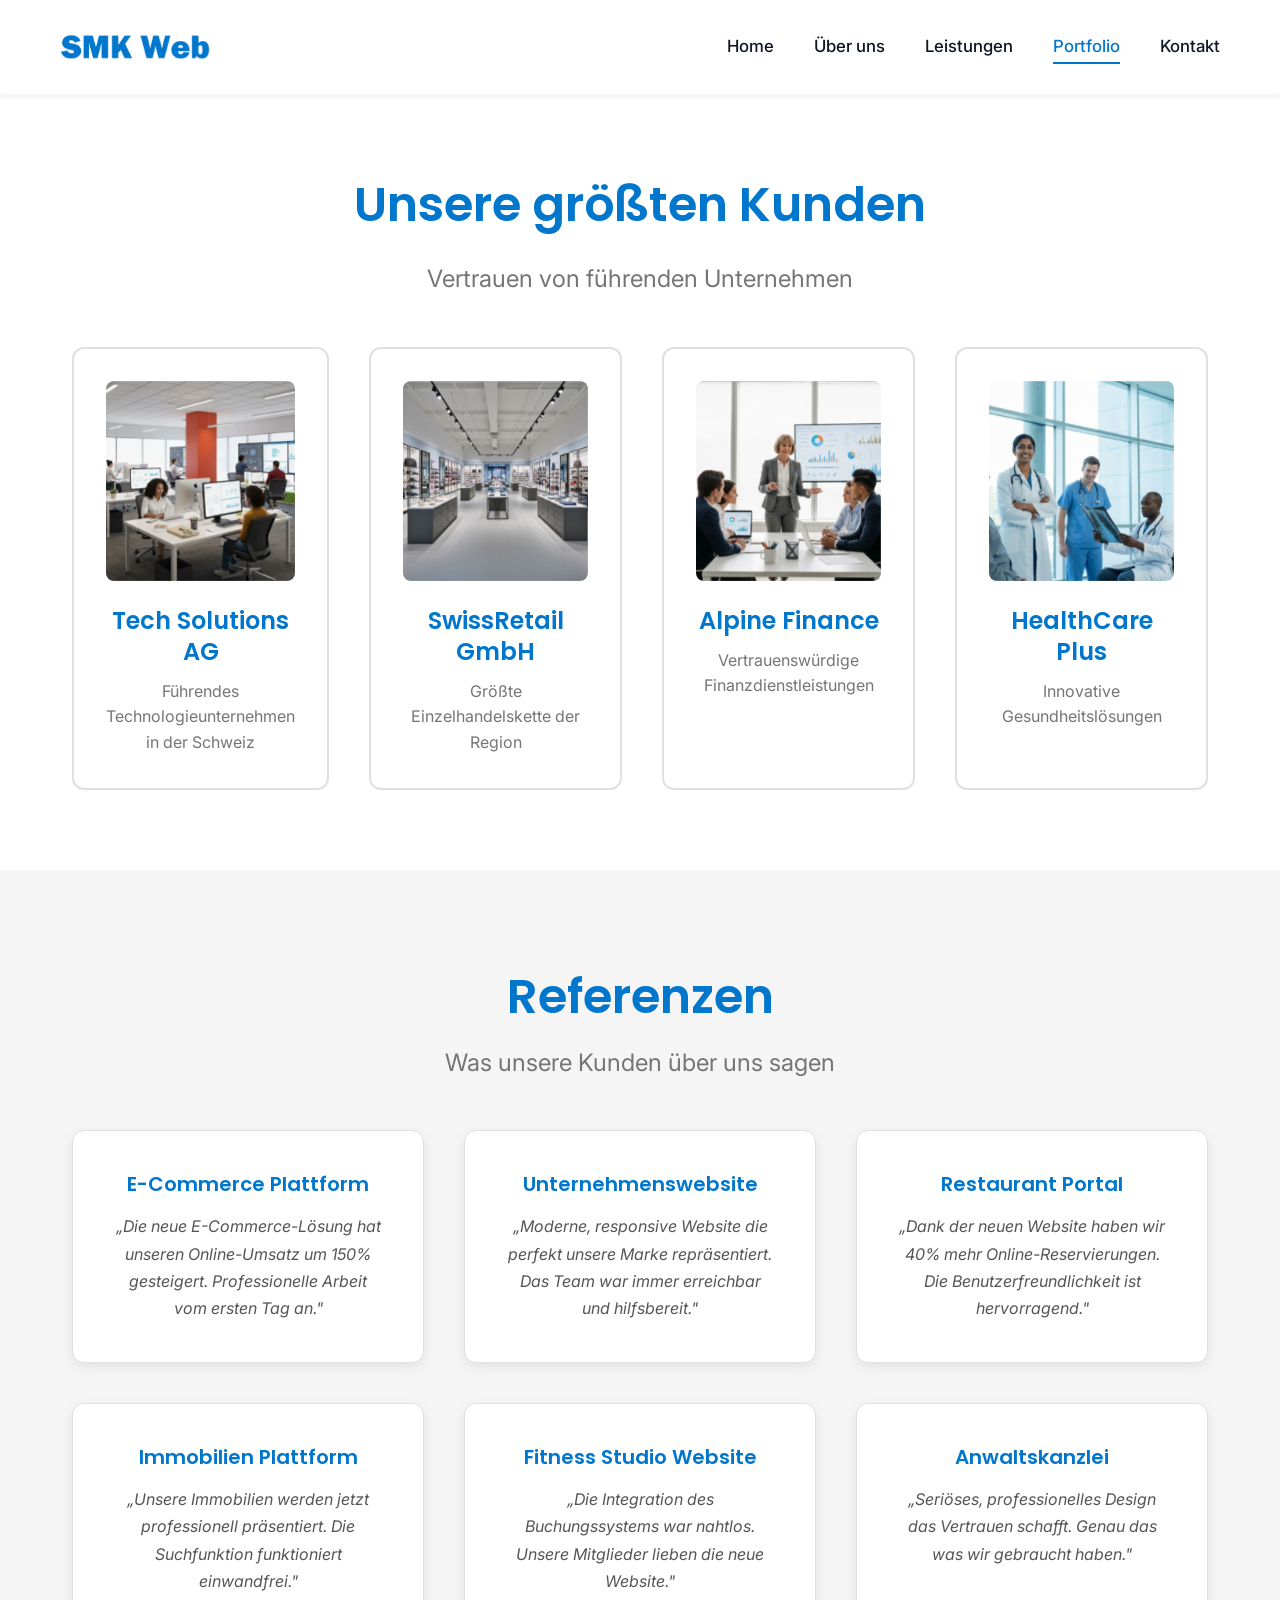
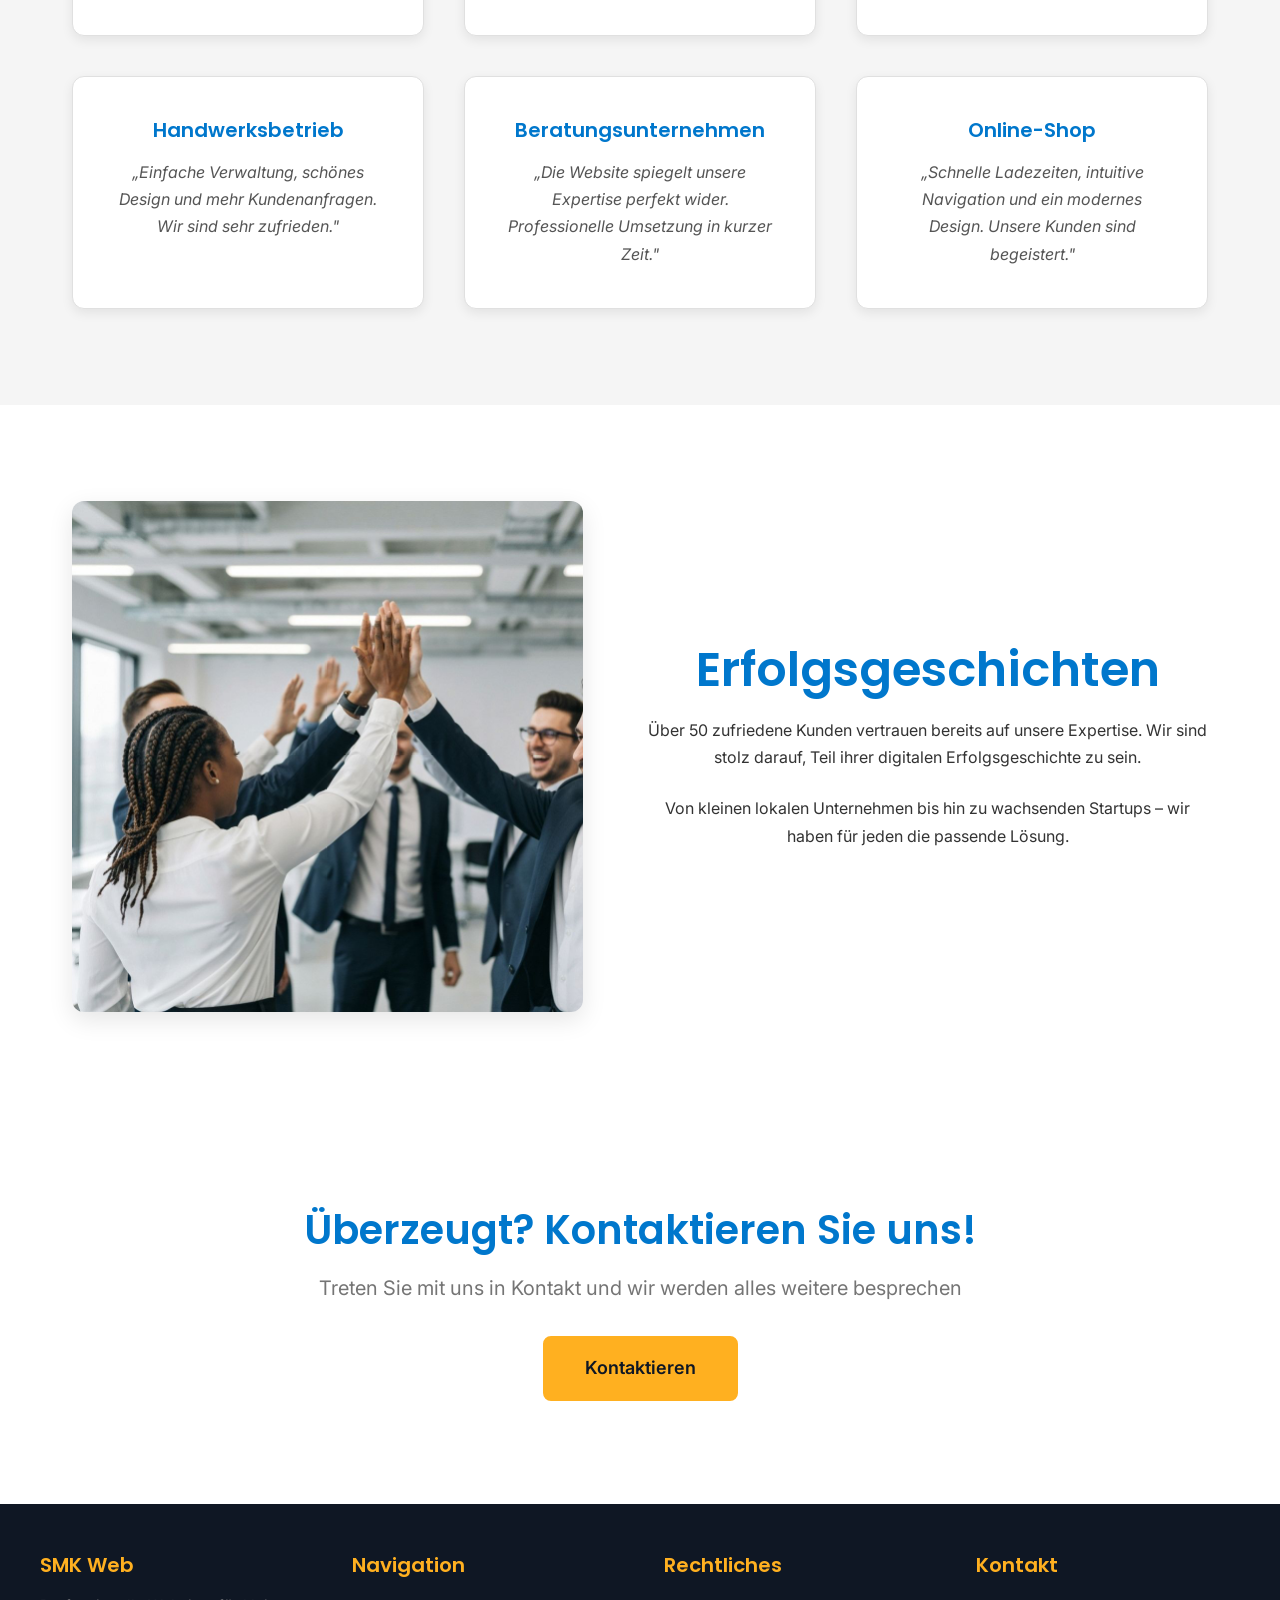
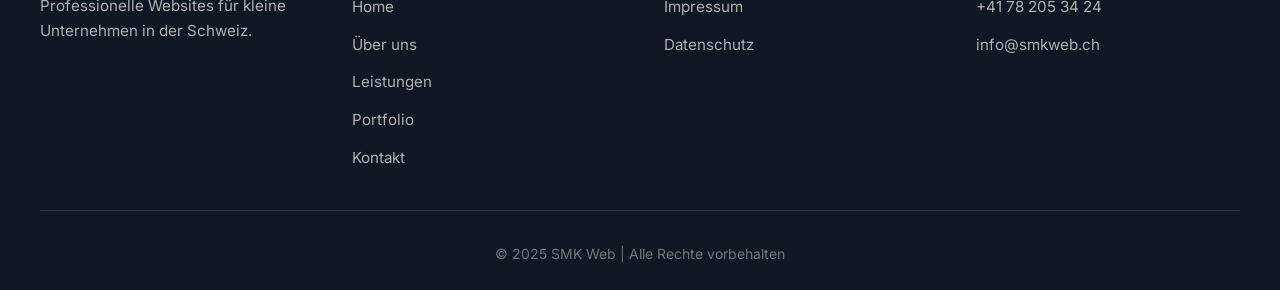
<file: app/portfolio.html>
<!DOCTYPE html>
<html lang="de">
<head>
  <meta charset="UTF-8" />
  <meta name="viewport" content="width=device-width, initial-scale=1.0" />
  <title>Portfolio – SMK Web</title>
  
  <!-- CSS -->
  <link rel="stylesheet" href="css/style.css" />

  <!-- Google Fonts -->
  <link href="https://fonts.googleapis.com/css2?family=Poppins:wght@400;600;700&family=Inter:wght@400;500;600&display=swap" rel="stylesheet">
</head>
<body>
  <!-- Header Navigation -->
  <header class="header">
    <div class="header-container">
      <a href="index.html" class="logo">
        <img src="assets/images/logo.png" alt="SMK Web Logo">
      </a>
      <nav class="nav">
        <ul class="nav-links">
          <li><a href="index.html" class="nav-link">Home</a></li>
          <li><a href="about.html" class="nav-link">Über uns</a></li>
          <li><a href="services.html" class="nav-link">Leistungen</a></li>
          <li><a href="portfolio.html" class="nav-link active">Portfolio</a></li>
          <li><a href="contact.html" class="nav-link">Kontakt</a></li>
        </ul>
      </nav>
      <!-- Mobile Menu Toggle -->
      <button class="burger" aria-label="Menu öffnen">
        <span></span>
        <span></span>
        <span></span>
      </button>
    </div>
  </header>

  <!-- Main Content -->
  <main>
    <!-- Client Gallery Section -->
    <section class="clients-section">
      <div class="section-container">
        <div class="section-header" data-scroll-reveal>
          <h1 class="page-title">Unsere größten Kunden</h1>
          <p class="section-subtitle">Vertrauen von führenden Unternehmen</p>
        </div>

        <div class="clients-gallery">
          <div class="client-card" data-scroll-reveal>
            <div class="client-logo">
              <img src="assets/images/client-tech.jpg" alt="Tech Solutions AG">
            </div>
            <h3 class="client-name">Tech Solutions AG</h3>
            <p class="client-description">Führendes Technologieunternehmen in der Schweiz</p>
          </div>

          <div class="client-card" data-scroll-reveal>
            <div class="client-logo">
              <img src="assets/images/client-retail.jpg" alt="SwissRetail GmbH">
            </div>
            <h3 class="client-name">SwissRetail GmbH</h3>
            <p class="client-description">Größte Einzelhandelskette der Region</p>
          </div>

          <div class="client-card" data-scroll-reveal>
            <div class="client-logo">
              <img src="assets/images/client-finance.jpg" alt="Alpine Finance">
            </div>
            <h3 class="client-name">Alpine Finance</h3>
            <p class="client-description">Vertrauenswürdige Finanzdienstleistungen</p>
          </div>

          <div class="client-card" data-scroll-reveal>
            <div class="client-logo">
              <img src="assets/images/client-health.jpg" alt="HealthCare Plus">
            </div>
            <h3 class="client-name">HealthCare Plus</h3>
            <p class="client-description">Innovative Gesundheitslösungen</p>
          </div>
        </div>
      </div>
    </section>

    <!-- Referenzen Section -->
    <section class="portfolio-section">
      <div class="section-container">
        <div class="section-header" data-scroll-reveal>
          <h2 class="section-title">Referenzen</h2>
          <p class="section-subtitle">Was unsere Kunden über uns sagen</p>
        </div>

        <div class="portfolio-grid">
          <div class="portfolio-card" data-scroll-reveal>
            <h3 class="portfolio-title">E-Commerce Plattform</h3>
            <p class="portfolio-text">„Die neue E-Commerce-Lösung hat unseren Online-Umsatz um 150% gesteigert. Professionelle Arbeit vom ersten Tag an."</p>
          </div>

          <div class="portfolio-card" data-scroll-reveal>
            <h3 class="portfolio-title">Unternehmenswebsite</h3>
            <p class="portfolio-text">„Moderne, responsive Website die perfekt unsere Marke repräsentiert. Das Team war immer erreichbar und hilfsbereit."</p>
          </div>

          <div class="portfolio-card" data-scroll-reveal>
            <h3 class="portfolio-title">Restaurant Portal</h3>
            <p class="portfolio-text">„Dank der neuen Website haben wir 40% mehr Online-Reservierungen. Die Benutzerfreundlichkeit ist hervorragend."</p>
          </div>

          <div class="portfolio-card" data-scroll-reveal>
            <h3 class="portfolio-title">Immobilien Plattform</h3>
            <p class="portfolio-text">„Unsere Immobilien werden jetzt professionell präsentiert. Die Suchfunktion funktioniert einwandfrei."</p>
          </div>

          <div class="portfolio-card" data-scroll-reveal>
            <h3 class="portfolio-title">Fitness Studio Website</h3>
            <p class="portfolio-text">„Die Integration des Buchungssystems war nahtlos. Unsere Mitglieder lieben die neue Website."</p>
          </div>

          <div class="portfolio-card" data-scroll-reveal>
            <h3 class="portfolio-title">Anwaltskanzlei</h3>
            <p class="portfolio-text">„Seriöses, professionelles Design das Vertrauen schafft. Genau das was wir gebraucht haben."</p>
          </div>

          <div class="portfolio-card" data-scroll-reveal>
            <h3 class="portfolio-title">Handwerksbetrieb</h3>
            <p class="portfolio-text">„Einfache Verwaltung, schönes Design und mehr Kundenanfragen. Wir sind sehr zufrieden."</p>
          </div>

          <div class="portfolio-card" data-scroll-reveal>
            <h3 class="portfolio-title">Beratungsunternehmen</h3>
            <p class="portfolio-text">„Die Website spiegelt unsere Expertise perfekt wider. Professionelle Umsetzung in kurzer Zeit."</p>
          </div>

          <div class="portfolio-card" data-scroll-reveal>
            <h3 class="portfolio-title">Online-Shop</h3>
            <p class="portfolio-text">„Schnelle Ladezeiten, intuitive Navigation und ein modernes Design. Unsere Kunden sind begeistert."</p>
          </div>
        </div>
      </div>
    </section>

    <!-- Added success stories section with image -->
    <section class="success-section">
      <div class="section-container">
        <div class="success-grid">
          <div class="success-image" data-scroll-reveal>
            <div class="image-wrapper">
              <img src="assets/images/success-celebration.jpg" alt="Erfolgreiche Projekte">
            </div>
          </div>
          <div class="success-content" data-scroll-reveal>
            <h2 class="section-title">Erfolgsgeschichten</h2>
            <p class="text-content">Über 50 zufriedene Kunden vertrauen bereits auf unsere Expertise. Wir sind stolz darauf, Teil ihrer digitalen Erfolgsgeschichte zu sein.</p>
            <p class="text-content">Von kleinen lokalen Unternehmen bis hin zu wachsenden Startups – wir haben für jeden die passende Lösung.</p>
          </div>
        </div>
      </div>
    </section>

    <!-- Contact CTA Section -->
    <section class="cta-section">
      <div class="section-container">
        <h2 class="cta-title">Überzeugt? Kontaktieren Sie uns!</h2>
        <p class="cta-subtitle">Treten Sie mit uns in Kontakt und wir werden alles weitere besprechen</p>
        <a href="contact.html" class="btn btn-primary">Kontaktieren</a>
      </div>
    </section>
  </main>

  <!-- Footer -->
  <footer class="footer">
    <div class="footer-container">
      <div class="footer-content">
        <div class="footer-section">
          <h4 class="footer-title">SMK Web</h4>
          <p class="footer-description">Professionelle Websites für kleine Unternehmen in der Schweiz.</p>
        </div>
        
        <div class="footer-section">
          <h4 class="footer-title">Navigation</h4>
          <ul class="footer-links">
            <li><a href="index.html" class="footer-link">Home</a></li>
            <li><a href="about.html" class="footer-link">Über uns</a></li>
            <li><a href="services.html" class="footer-link">Leistungen</a></li>
            <li><a href="portfolio.html" class="footer-link">Portfolio</a></li>
            <li><a href="contact.html" class="footer-link">Kontakt</a></li>
          </ul>
        </div>
        
        <div class="footer-section">
          <h4 class="footer-title">Rechtliches</h4>
          <ul class="footer-links">
            <li><a href="impressum.html" class="footer-link">Impressum</a></li>
            <li><a href="datenschutz.html" class="footer-link">Datenschutz</a></li>
          </ul>
        </div>
        
        <div class="footer-section">
          <h4 class="footer-title">Kontakt</h4>
          <ul class="footer-links">
            <li><a href="tel:+41782053424" class="footer-link">+41 78 205 34 24</a></li>
            <li><a href="mailto:info@smkweb.ch" class="footer-link">info@smkweb.ch</a></li>
          </ul>
        </div>
      </div>
      
      <div class="footer-bottom">
        <p class="footer-text">© 2025 SMK Web | Alle Rechte vorbehalten</p>
      </div>
    </div>
  </footer>

  <!-- JavaScript -->
  <script src="js/script.js"></script>
</body>
</html>
</file>
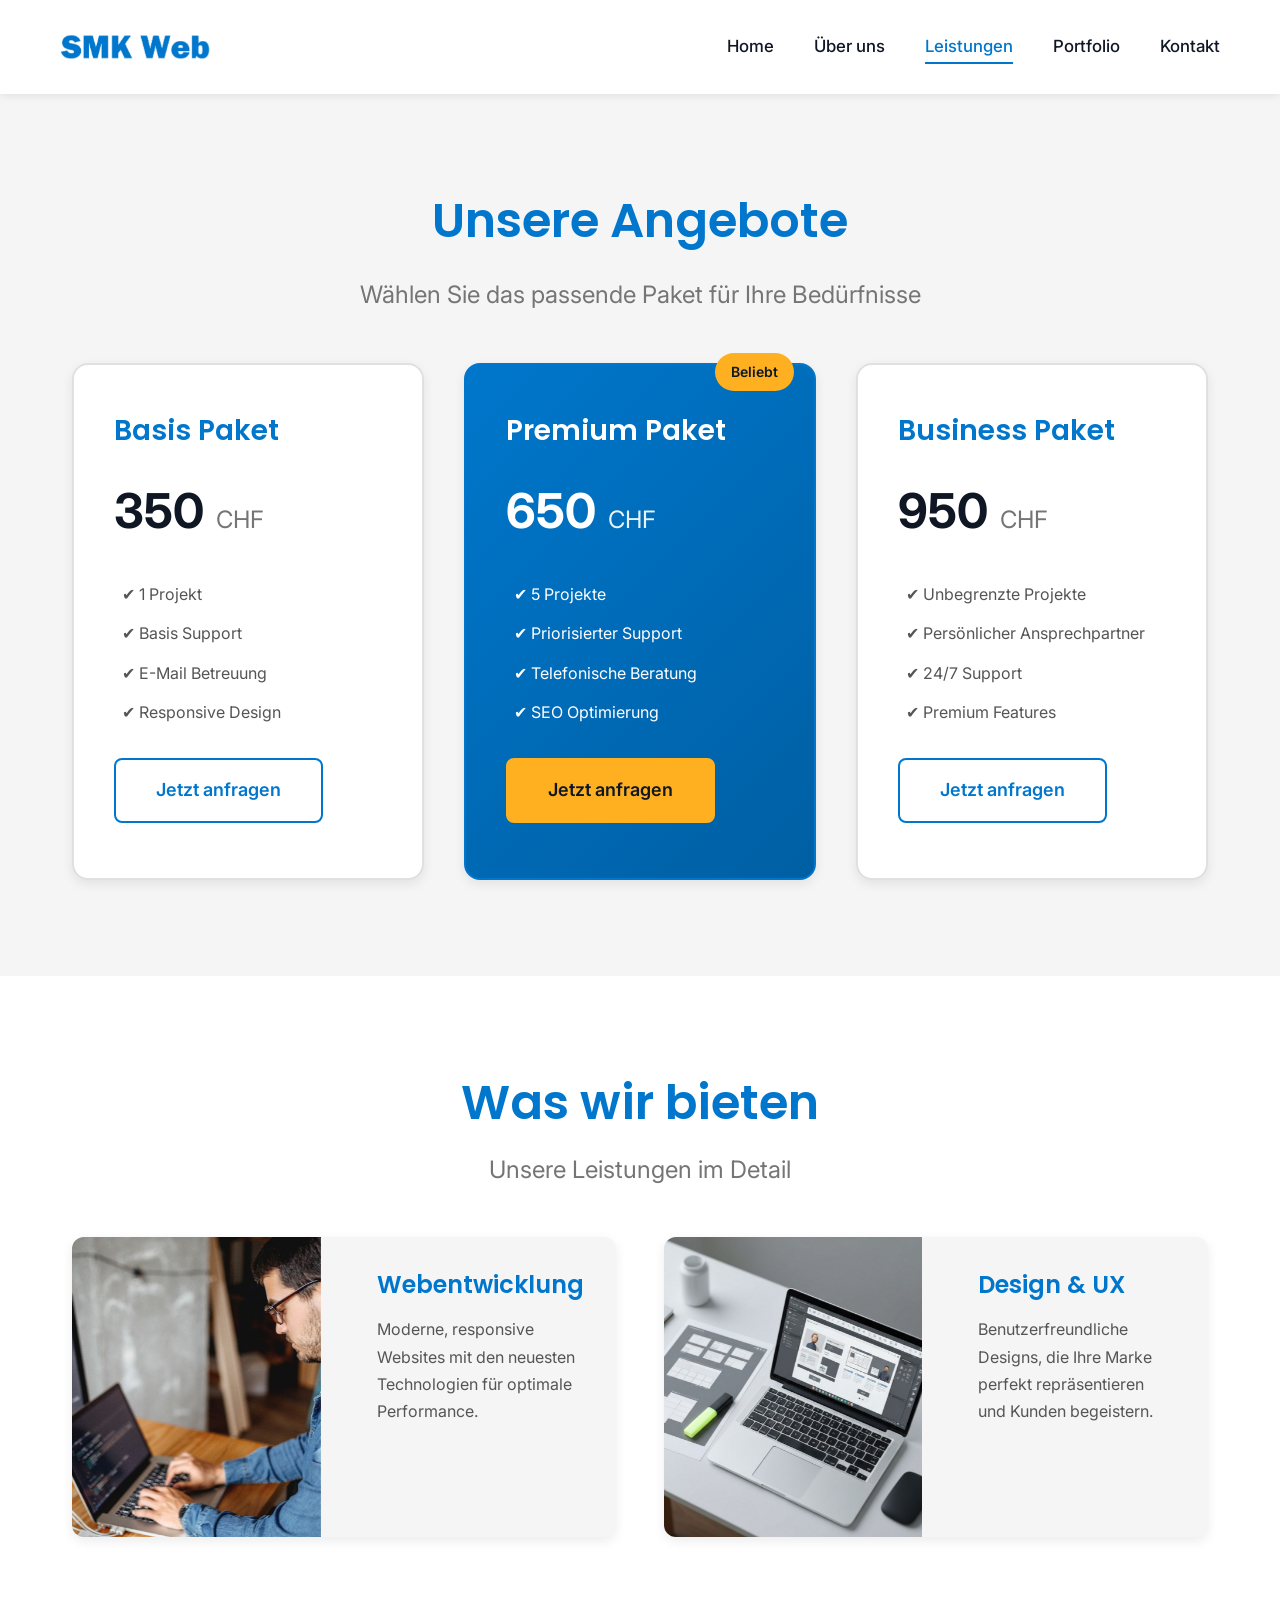
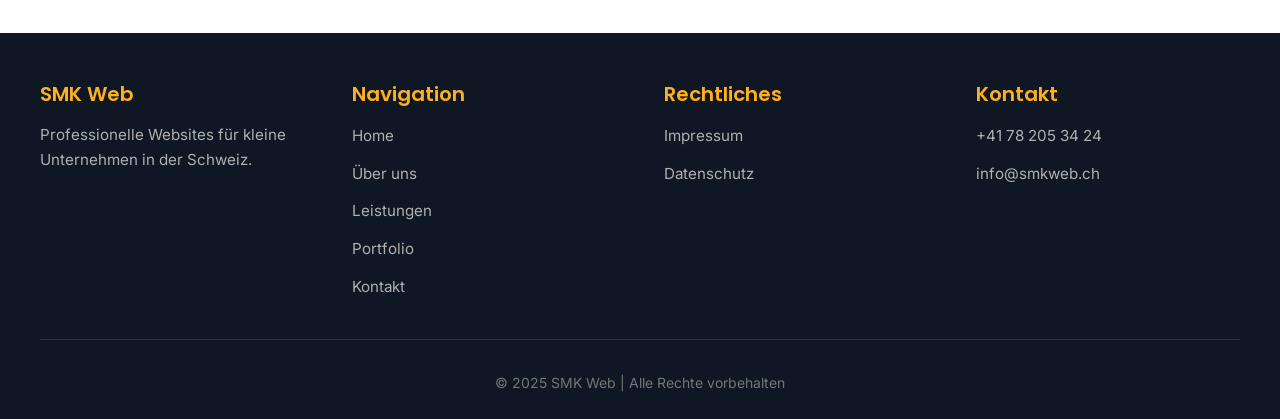
<file: app/services.html>
<!DOCTYPE html>
<html lang="de">
<head>
  <meta charset="UTF-8" />
  <meta name="viewport" content="width=device-width, initial-scale=1.0" />
  <title>Leistungen – SMK Web</title>
  
  <!-- CSS -->
  <link rel="stylesheet" href="css/style.css" />

  <!-- Google Fonts -->
  <link href="https://fonts.googleapis.com/css2?family=Poppins:wght@400;600;700&family=Inter:wght@400;500;600&display=swap" rel="stylesheet">
</head>
<body>
  <!-- Header Navigation -->
  <header class="header">
    <div class="header-container">
      <a href="index.html" class="logo">
        <img src="assets/images/logo.png" alt="SMK Web Logo">
      </a>
      <nav class="nav">
        <ul class="nav-links">
          <li><a href="index.html" class="nav-link">Home</a></li>
          <li><a href="about.html" class="nav-link">Über uns</a></li>
          <li><a href="services.html" class="nav-link active">Leistungen</a></li>
          <li><a href="portfolio.html" class="nav-link">Portfolio</a></li>
          <li><a href="contact.html" class="nav-link">Kontakt</a></li>
        </ul>
      </nav>
      <!-- Mobile Menu Toggle -->
      <button class="burger" aria-label="Menu öffnen">
        <span></span>
        <span></span>
        <span></span>
      </button>
    </div>
  </header>

  <!-- Main Content -->
  <main>
    <!-- Pricing Section -->
    <section class="pricing-section">
      <div class="section-container">
        <div class="section-header" data-scroll-reveal>
          <h1 class="page-title">Unsere Angebote</h1>
          <p class="section-subtitle">Wählen Sie das passende Paket für Ihre Bedürfnisse</p>
        </div>

        <div class="pricing-grid">
          <!-- Basic Package -->
          <div class="pricing-card" data-scroll-reveal>
            <h2 class="pricing-title">Basis Paket</h2>
            <div class="pricing-price">
              <span class="price-amount">350</span>
              <span class="price-currency">CHF</span>
            </div>
            <ul class="pricing-features">
              <li class="feature-item">✔ 1 Projekt</li>
              <li class="feature-item">✔ Basis Support</li>
              <li class="feature-item">✔ E-Mail Betreuung</li>
              <li class="feature-item">✔ Responsive Design</li>
            </ul>
            <a href="contact.html" class="btn btn-secondary">Jetzt anfragen</a>
          </div>

          <!-- Premium Package (Highlighted) -->
          <div class="pricing-card pricing-card-featured" data-scroll-reveal>
            <div class="featured-badge">Beliebt</div>
            <h2 class="pricing-title">Premium Paket</h2>
            <div class="pricing-price">
              <span class="price-amount">650</span>
              <span class="price-currency">CHF</span>
            </div>
            <ul class="pricing-features">
              <li class="feature-item">✔ 5 Projekte</li>
              <li class="feature-item">✔ Priorisierter Support</li>
              <li class="feature-item">✔ Telefonische Beratung</li>
              <li class="feature-item">✔ SEO Optimierung</li>
            </ul>
            <a href="contact.html" class="btn btn-primary">Jetzt anfragen</a>
          </div>

          <!-- Business Package -->
          <div class="pricing-card" data-scroll-reveal>
            <h2 class="pricing-title">Business Paket</h2>
            <div class="pricing-price">
              <span class="price-amount">950</span>
              <span class="price-currency">CHF</span>
            </div>
            <ul class="pricing-features">
              <li class="feature-item">✔ Unbegrenzte Projekte</li>
              <li class="feature-item">✔ Persönlicher Ansprechpartner</li>
              <li class="feature-item">✔ 24/7 Support</li>
              <li class="feature-item">✔ Premium Features</li>
            </ul>
            <a href="contact.html" class="btn btn-secondary">Jetzt anfragen</a>
          </div>
        </div>
      </div>
    </section>

    <!-- Added services showcase section with images -->
    <section class="services-showcase">
      <div class="section-container">
        <div class="section-header" data-scroll-reveal>
          <h2 class="section-title">Was wir bieten</h2>
          <p class="section-subtitle">Unsere Leistungen im Detail</p>
        </div>

        <div class="showcase-grid">
          <div class="showcase-item" data-scroll-reveal>
            <div class="showcase-image">
              <img src="assets/images/web-development.jpg" alt="Web Development">
            </div>
            <div class="showcase-content">
              <h3 class="showcase-title">Webentwicklung</h3>
              <p class="showcase-text">Moderne, responsive Websites mit den neuesten Technologien für optimale Performance.</p>
            </div>
          </div>

          <div class="showcase-item" data-scroll-reveal>
            <div class="showcase-image">
              <img src="assets/images/design-process.jpg" alt="Design Process">
            </div>
            <div class="showcase-content">
              <h3 class="showcase-title">Design & UX</h3>
              <p class="showcase-text">Benutzerfreundliche Designs, die Ihre Marke perfekt repräsentieren und Kunden begeistern.</p>
            </div>
          </div>
        </div>
      </div>
    </section>
  </main>

  <!-- Footer -->
  <footer class="footer">
    <div class="footer-container">
      <!-- Replaced simple footer with comprehensive footer -->
      <div class="footer-content">
        <div class="footer-section">
          <h4 class="footer-title">SMK Web</h4>
          <p class="footer-description">Professionelle Websites für kleine Unternehmen in der Schweiz.</p>
        </div>
        
        <div class="footer-section">
          <h4 class="footer-title">Navigation</h4>
          <ul class="footer-links">
            <li><a href="index.html" class="footer-link">Home</a></li>
            <li><a href="about.html" class="footer-link">Über uns</a></li>
            <li><a href="services.html" class="footer-link">Leistungen</a></li>
            <li><a href="portfolio.html" class="footer-link">Portfolio</a></li>
            <li><a href="contact.html" class="footer-link">Kontakt</a></li>
          </ul>
        </div>
        
        <div class="footer-section">
          <h4 class="footer-title">Rechtliches</h4>
          <ul class="footer-links">
            <li><a href="impressum.html" class="footer-link">Impressum</a></li>
            <li><a href="datenschutz.html" class="footer-link">Datenschutz</a></li>
          </ul>
        </div>
        
        <div class="footer-section">
          <h4 class="footer-title">Kontakt</h4>
          <ul class="footer-links">
            <li><a href="tel:+41782053424" class="footer-link">+41 78 205 34 24</a></li>
            <li><a href="mailto:info@smkweb.ch" class="footer-link">info@smkweb.ch</a></li>
          </ul>
        </div>
      </div>
      
      <div class="footer-bottom">
        <p class="footer-text">© 2025 SMK Web | Alle Rechte vorbehalten</p>
      </div>
    </div>
  </footer>

  <!-- JavaScript -->
  <script src="js/script.js"></script>
</body>
</html>
</file>
<file: app/css/style.css>
/* ===================================
   CSS RESET & BASE STYLES
   =================================== */
* {
  margin: 0;
  padding: 0;
  box-sizing: border-box;
}

html {
  font-size: 16px;
  scroll-behavior: smooth;
}

body {
  font-family: "Inter", -apple-system, BlinkMacSystemFont, "Segoe UI", sans-serif;
  color: #0f1724;
  background-color: #ffffff;
  line-height: 1.6;
  overflow-x: hidden;
}

img {
  max-width: 100%;
  height: auto;
  display: block;
}

a {
  text-decoration: none;
  color: inherit;
}

ul {
  list-style: none;
}

button {
  font-family: inherit;
  cursor: pointer;
  border: none;
  background: none;
}

/* ===================================
   TYPOGRAPHY
   =================================== */
h1,
h2,
h3,
h4,
h5,
h6 {
  font-family: "Poppins", sans-serif;
  font-weight: 600;
  line-height: 1.3;
  margin-bottom: 1rem;
}

.page-title {
  font-size: clamp(2rem, 5vw, 3rem);
  color: #0077cc;
  margin-bottom: 1.5rem;
}

.section-title {
  font-size: clamp(1.75rem, 4vw, 2.5rem);
  color: #0077cc;
  margin-bottom: 1rem;
}

.cta-title {
  font-size: clamp(1.75rem, 4vw, 2.5rem);
  color: #0077cc;
  margin-bottom: 1rem;
}

.section-subtitle {
  font-size: clamp(1rem, 2.5vw, 1.25rem);
  color: #757575;
  margin-bottom: 2rem;
}

.cta-subtitle {
  font-size: clamp(1rem, 2.5vw, 1.25rem);
  color: #757575;
  margin-bottom: 2rem;
}

.text-content {
  font-size: 1rem;
  line-height: 1.7;
  color: #333333;
  margin-bottom: 1.5rem;
}

/* ===================================
   LAYOUT CONTAINERS
   =================================== */
.section-container {
  width: 100%;
  max-width: 1200px;
  margin: 0 auto;
  padding: 0 1.25rem;
}

.section-header {
  text-align: left;
  margin-bottom: 3rem;
}

/* ===================================
   HEADER & NAVIGATION
   =================================== */
.header {
  background: #ffffff;
  box-shadow: 0 2px 8px rgba(0, 0, 0, 0.08);
  position: sticky;
  top: 0;
  z-index: 1000;
  padding: 1rem 0;
}

.header-container {
  display: flex;
  justify-content: space-between;
  align-items: center;
  max-width: 1200px;
  margin: 0 auto;
  padding: 0 1.25rem;
}

.logo {
  display: block;
  max-width: 150px;
  flex-shrink: 0;
}

.logo img {
  width: 100%;
  height: auto;
}

.nav-links {
  display: flex;
  gap: 2rem;
  align-items: center;
}

.nav-link {
  font-weight: 500;
  color: #0f1724;
  transition: color 0.3s ease;
  position: relative;
}

.nav-link:hover,
.nav-link.active {
  color: #0077cc;
}

.nav-link.active::after {
  content: "";
  position: absolute;
  bottom: -0.5rem;
  left: 0;
  width: 100%;
  height: 2px;
  background-color: #0077cc;
}

/* Mobile Menu Toggle */
.burger {
  display: none;
  flex-direction: column;
  gap: 5px;
  padding: 0.5rem;
  z-index: 1001;
}

.burger span {
  width: 25px;
  height: 3px;
  background-color: #0f1724;
  border-radius: 2px;
  transition: all 0.3s ease;
}

.burger.active span:nth-child(1) {
  transform: rotate(45deg) translate(7px, 7px);
}

.burger.active span:nth-child(2) {
  opacity: 0;
}

.burger.active span:nth-child(3) {
  transform: rotate(-45deg) translate(7px, -7px);
}

/* ===================================
   BUTTONS
   =================================== */
.btn {
  display: inline-block;
  padding: 0.875rem 2rem;
  border-radius: 8px;
  font-weight: 600;
  font-size: 1rem;
  text-align: center;
  transition: all 0.3s ease;
  cursor: pointer;
}

.btn-primary {
  background-color: #ffb020;
  color: #0f1724;
  border: 2px solid #ffb020;
}

.btn-primary:hover {
  background-color: #e69d1c;
  border-color: #e69d1c;
  transform: translateY(-2px);
  box-shadow: 0 4px 12px rgba(255, 176, 32, 0.3);
}

.btn-secondary {
  background-color: transparent;
  color: #0077cc;
  border: 2px solid #0077cc;
}

.btn-secondary:hover {
  background-color: #0077cc;
  color: #ffffff;
  transform: translateY(-2px);
  box-shadow: 0 4px 12px rgba(0, 119, 204, 0.3);
}

.btn-full {
  width: 100%;
}

/* ===================================
   HERO SECTION
   =================================== */
.hero {
  background: linear-gradient(135deg, #f5f5f5 0%, #e8f4f8 100%);
  padding: 4rem 1.25rem;
  min-height: 500px;
  display: flex;
  align-items: center;
  justify-content: center;
}

.hero-container {
  max-width: 800px;
  text-align: left;
  width: 100%;
  margin: 0 auto;
}

/* Made hero subtitle gray like other subheaders */
.hero-title {
  font-size: clamp(2rem, 5vw, 3.5rem);
  color: #0077cc;
  margin-bottom: 1.5rem;
  line-height: 1.2;
}

.hero-subtitle {
  font-size: clamp(1rem, 2.5vw, 1.5rem);
  color: #757575;
  margin-bottom: 2rem;
  line-height: 1.6;
}

/* ===================================
   ABOUT SECTION
   =================================== */
.about-section {
  padding: 5rem 1.25rem;
  background-color: #ffffff;
}

.about-grid {
  display: flex;
  flex-direction: column;
  gap: 2.5rem;
  align-items: center;
}

.about-image {
  width: 100%;
  max-width: 500px;
}

.about-image img {
  width: 100%;
  border-radius: 12px;
  box-shadow: 0 8px 24px rgba(0, 0, 0, 0.1);
}

.about-text {
  flex: 1;
  text-align: left;
}

/* ===================================
   FEATURES SECTION
   =================================== */
.features-section {
  padding: 5rem 1.25rem;
  background-color: #f5f5f5;
}

.features-grid {
  display: grid;
  grid-template-columns: 1fr;
  gap: 2rem;
}

.feature-card {
  background: #ffffff;
  padding: 2rem;
  border-radius: 12px;
  box-shadow: 0 4px 12px rgba(0, 0, 0, 0.08);
  transition: transform 0.3s ease, box-shadow 0.3s ease;
  text-align: left;
}

.feature-card:hover {
  transform: translateY(-5px);
  box-shadow: 0 8px 24px rgba(0, 0, 0, 0.12);
}

.feature-icon {
  font-size: 2.5rem;
  margin-bottom: 1rem;
}

.feature-title {
  font-size: 1.25rem;
  color: #0077cc;
  margin-bottom: 0.75rem;
}

.feature-text {
  font-size: 1rem;
  color: #555555;
  line-height: 1.6;
}

/* ===================================
   PORTFOLIO SECTION
   =================================== */
.portfolio-section {
  padding: 5rem 1.25rem;
  background-color: #f5f5f5;
}

.reviews-carousel {
  position: relative;
  min-height: 200px;
  margin-bottom: 2.5rem;
}

.review-card {
  background: #ffffff;
  border: 1px solid #e0e0e0;
  border-radius: 12px;
  box-shadow: 0 4px 12px rgba(0, 0, 0, 0.08);
  padding: 2rem;
  text-align: left;
  display: none;
  opacity: 0;
  transform: translateX(50px);
  transition: opacity 0.5s ease, transform 0.5s ease;
  position: absolute;
  top: 0;
  left: 0;
  width: 100%;
}

.review-card.active {
  display: block;
  opacity: 1;
  transform: translateX(0);
  position: relative;
}

.review-title {
  font-size: 1.25rem;
  color: #0077cc;
  margin-bottom: 1rem;
}

.review-text {
  font-size: 1rem;
  color: #555555;
  line-height: 1.7;
  font-style: italic;
}

.portfolio-grid {
  display: grid;
  grid-template-columns: 1fr;
  gap: 2rem;
}

.portfolio-card {
  background: #ffffff;
  border: 1px solid #e0e0e0;
  border-radius: 12px;
  box-shadow: 0 4px 12px rgba(0, 0, 0, 0.08);
  padding: 2rem;
  text-align: left;
  transition: transform 0.3s ease, box-shadow 0.3s ease;
}

.portfolio-card:hover {
  transform: translateY(-5px);
  box-shadow: 0 8px 24px rgba(0, 0, 0, 0.12);
}

.portfolio-title {
  font-size: 1.25rem;
  color: #0077cc;
  margin-bottom: 1rem;
}

.portfolio-text {
  font-size: 1rem;
  color: #555555;
  line-height: 1.7;
  font-style: italic;
}

.section-cta {
  text-align: left;
  margin-top: 2.5rem;
}

/* ===================================
   PRICING SECTION
   =================================== */
.pricing-section {
  padding: 5rem 1.25rem;
  background-color: #f5f5f5;
}

.pricing-grid {
  display: grid;
  grid-template-columns: 1fr;
  gap: 2rem;
}

.pricing-card {
  background: #ffffff;
  border: 2px solid #e0e0e0;
  border-radius: 16px;
  box-shadow: 0 4px 12px rgba(0, 0, 0, 0.08);
  padding: 2.5rem 2rem;
  text-align: left;
  transition: transform 0.3s ease, box-shadow 0.3s ease;
  position: relative;
}

.pricing-card:hover {
  transform: translateY(-5px);
  box-shadow: 0 8px 24px rgba(0, 0, 0, 0.12);
}

.pricing-card-featured {
  border-color: #0077cc;
  background: linear-gradient(135deg, #0077cc 0%, #005fa3 100%);
  color: #ffffff;
}

.featured-badge {
  position: absolute;
  top: -12px;
  right: 20px;
  background-color: #ffb020;
  color: #0f1724;
  padding: 0.5rem 1rem;
  border-radius: 20px;
  font-size: 0.875rem;
  font-weight: 600;
}

.pricing-title {
  font-size: 1.75rem;
  color: #0077cc;
  margin-bottom: 1.5rem;
}

.pricing-card-featured .pricing-title {
  color: #ffffff;
}

.pricing-price {
  margin-bottom: 2rem;
}

.price-amount {
  font-size: 3rem;
  font-weight: 700;
  color: #0f1724;
}

.pricing-card-featured .price-amount {
  color: #ffffff;
}

.price-currency {
  font-size: 1.5rem;
  color: #757575;
  margin-left: 0.5rem;
}

.pricing-card-featured .price-currency {
  color: #e8f4f8;
}

.pricing-features {
  margin-bottom: 2rem;
}

.feature-item {
  font-size: 1rem;
  color: #555555;
  margin-bottom: 0.875rem;
  padding-left: 0.5rem;
}

.pricing-card-featured .feature-item {
  color: #ffffff;
}

/* Added services showcase section styling */
.services-showcase {
  padding: 5rem 1.25rem;
  background-color: #ffffff;
}

.showcase-grid {
  display: grid;
  grid-template-columns: 1fr;
  gap: 3rem;
}

.showcase-item {
  display: flex;
  flex-direction: column;
  gap: 1.5rem;
  background: #f5f5f5;
  border-radius: 12px;
  overflow: hidden;
  box-shadow: 0 4px 12px rgba(0, 0, 0, 0.08);
  transition: transform 0.3s ease, box-shadow 0.3s ease;
}

.showcase-item:hover {
  transform: translateY(-5px);
  box-shadow: 0 8px 24px rgba(0, 0, 0, 0.12);
}

.showcase-image {
  width: 100%;
  height: 250px;
  overflow: hidden;
}

.showcase-image img {
  width: 100%;
  height: 100%;
  object-fit: cover;
  transition: transform 0.4s ease;
}

.showcase-item:hover .showcase-image img {
  transform: scale(1.1);
}

.showcase-content {
  padding: 2rem;
  text-align: left;
}

.showcase-title {
  font-size: 1.5rem;
  color: #0077cc;
  margin-bottom: 1rem;
}

.showcase-text {
  font-size: 1rem;
  color: #555555;
  line-height: 1.7;
}

/* Added success section styling */
.success-section {
  padding: 5rem 1.25rem;
  background-color: #ffffff;
}

.success-grid {
  display: flex;
  flex-direction: column;
  gap: 2.5rem;
  align-items: center;
}

.success-image {
  width: 100%;
  max-width: 500px;
}

.success-content {
  flex: 1;
  text-align: left;
}

/* ===================================
   CONTACT SECTION
   =================================== */
.contact-section {
  padding: 5rem 1.25rem;
  background-color: #f5f5f5;
}

.contact-form-wrapper {
  max-width: 600px;
  margin: 0 auto;
  background: #ffffff;
  padding: 2.5rem;
  border-radius: 12px;
  box-shadow: 0 4px 12px rgba(0, 0, 0, 0.08);
}

.contact-form {
  display: flex;
  flex-direction: column;
  gap: 1.5rem;
}

.form-group {
  display: flex;
  flex-direction: column;
  gap: 0.5rem;
}

.form-label {
  font-weight: 500;
  color: #0f1724;
  font-size: 0.95rem;
}

.form-input,
.form-textarea {
  padding: 0.875rem 1rem;
  border: 2px solid #e0e0e0;
  border-radius: 8px;
  font-size: 1rem;
  font-family: inherit;
  transition: border-color 0.3s ease, box-shadow 0.3s ease;
  background-color: #ffffff;
}

.form-input:focus,
.form-textarea:focus {
  outline: none;
  border-color: #0077cc;
  box-shadow: 0 0 0 3px rgba(0, 119, 204, 0.1);
}

.form-textarea {
  resize: vertical;
  min-height: 120px;
}

/* ===================================
   IMPRESSUM SECTION
   =================================== */
.impressum-section {
  padding: 5rem 1.25rem;
  background-color: #ffffff;
}

.impressum-content {
  max-width: 800px;
  margin: 0 auto;
  text-align: left;
}

.impressum-block {
  margin-bottom: 2.5rem;
  padding: 1.5rem;
  background: #f5f5f5;
  border-radius: 8px;
  transition: transform 0.3s ease, box-shadow 0.3s ease;
}

.impressum-block:hover {
  transform: translateY(-3px);
  box-shadow: 0 4px 12px rgba(0, 0, 0, 0.08);
}

.impressum-subtitle {
  font-size: 1.125rem;
  color: #0077cc;
  margin-bottom: 0.75rem;
  font-weight: 600;
}

.impressum-text {
  font-size: 1rem;
  color: #555555;
  line-height: 1.7;
}

.impressum-link {
  color: #0077cc;
  text-decoration: underline;
  transition: color 0.3s ease;
}

.impressum-link:hover {
  color: #005fa3;
}

/* Added client gallery styling */
/* ===================================
   CLIENT GALLERY SECTION
   =================================== */
.clients-section {
  padding: 5rem 1.25rem;
  background-color: #ffffff;
}

.clients-gallery {
  display: grid;
  grid-template-columns: 1fr;
  gap: 2rem;
}

.client-card {
  background: #ffffff;
  border: 2px solid #e0e0e0;
  border-radius: 12px;
  padding: 2rem;
  text-align: center;
  transition: transform 0.3s ease, box-shadow 0.3s ease, border-color 0.3s ease;
}

.client-card:hover {
  transform: translateY(-8px);
  box-shadow: 0 12px 32px rgba(0, 119, 204, 0.15);
  border-color: #0077cc;
}

.client-logo {
  width: 100%;
  height: 200px;
  margin-bottom: 1.5rem;
  border-radius: 8px;
  overflow: hidden;
  background: #f5f5f5;
  display: flex;
  align-items: center;
  justify-content: center;
}

.client-logo img {
  width: 100%;
  height: 100%;
  object-fit: cover;
  transition: transform 0.4s ease;
}

.client-card:hover .client-logo img {
  transform: scale(1.1);
}

.client-name {
  font-size: 1.5rem;
  color: #0077cc;
  margin-bottom: 0.75rem;
  font-weight: 600;
}

.client-description {
  font-size: 1rem;
  color: #757575;
  line-height: 1.6;
}

/* Added comparison table styling */
/* ===================================
   COMPARISON TABLE SECTION
   =================================== */
.comparison-section {
  padding: 5rem 1.25rem;
  background-color: #f5f5f5;
}

.comparison-table-wrapper {
  overflow-x: auto;
  background: #ffffff;
  border-radius: 12px;
  box-shadow: 0 4px 12px rgba(0, 0, 0, 0.08);
  padding: 1rem;
}

.comparison-table {
  width: 100%;
  border-collapse: collapse;
  min-width: 600px;
}

.comparison-table thead {
  background: linear-gradient(135deg, #0077cc 0%, #005fa3 100%);
  color: #ffffff;
}

.comparison-table th {
  padding: 1.25rem 1rem;
  text-align: center;
  font-weight: 600;
  font-size: 1.125rem;
}

.comparison-table th.feature-column {
  text-align: left;
  width: 40%;
}

.comparison-table th.company-column {
  width: 20%;
}

.comparison-table tbody tr {
  border-bottom: 1px solid #e0e0e0;
  transition: background-color 0.3s ease;
}

.comparison-table tbody tr:hover {
  background-color: #f5f5f5;
}

.comparison-table tbody tr:last-child {
  border-bottom: none;
}

.comparison-table td {
  padding: 1rem;
  text-align: center;
  font-size: 1.125rem;
}

.comparison-table td.feature-name {
  text-align: left;
  font-weight: 500;
  color: #0f1724;
}

.comparison-table td.highlight {
  background-color: #e8f4f8;
  color: #0077cc;
  font-weight: 700;
  font-size: 1.5rem;
}

.comparison-table th.highlight {
  background: linear-gradient(135deg, #ffb020 0%, #e69d1c 100%);
  color: #0f1724;
}

/* Enhanced form validation styling */
/* ===================================
   FORM VALIDATION
   =================================== */
.form-group {
  position: relative;
}

.required {
  color: #ff4444;
  font-weight: 700;
}

.error-message {
  display: none;
  color: #ff4444;
  font-size: 0.875rem;
  margin-top: 0.5rem;
  font-weight: 500;
}

.form-group.error .error-message {
  display: block;
}

.form-group.error .form-input,
.form-group.error .form-textarea {
  border-color: #ff4444;
  background-color: #fff5f5;
}

.form-group.success .form-input,
.form-group.success .form-textarea {
  border-color: #4caf50;
  background-color: #f0fff0;
}

.form-input.error,
.form-textarea.error {
  border-color: #ff4444;
  animation: shake 0.3s ease;
}

@keyframes shake {
  0%,
  100% {
    transform: translateX(0);
  }
  25% {
    transform: translateX(-10px);
  }
  75% {
    transform: translateX(10px);
  }
}

/* Enhanced footer styling */
/* ===================================
   FOOTER
   =================================== */
.footer {
  background: #0f1724;
  color: #ffffff;
  padding: 3rem 1.25rem 1.5rem;
}

.footer-container {
  max-width: 1200px;
  margin: 0 auto;
}

.footer-content {
  display: grid;
  grid-template-columns: 1fr;
  gap: 2.5rem;
  margin-bottom: 2.5rem;
}

.footer-section {
  text-align: left;
}

.footer-title {
  font-size: 1.25rem;
  color: #ffb020;
  margin-bottom: 1rem;
  font-weight: 600;
}

.footer-description {
  font-size: 0.95rem;
  color: #b0b0b0;
  line-height: 1.6;
}

.footer-links {
  display: flex;
  flex-direction: column;
  gap: 0.75rem;
}

.footer-link {
  color: #b0b0b0;
  font-size: 0.95rem;
  transition: color 0.3s ease, transform 0.3s ease;
  display: inline-block;
}

.footer-link:hover {
  color: #ffb020;
  transform: translateX(5px);
}

.footer-bottom {
  padding-top: 2rem;
  border-top: 1px solid #2a3441;
  text-align: center;
}

.footer-text {
  font-size: 0.875rem;
  color: #757575;
}

/* ===================================
   ANIMATIONS & EFFECTS
   =================================== */

/* Scroll Reveal Animation */
[data-scroll-reveal] {
  opacity: 0;
  transform: translateY(30px);
  transition: opacity 0.8s ease, transform 0.8s ease;
}

[data-scroll-reveal].revealed {
  opacity: 1;
  transform: translateY(0);
}

/* Slide Up Animations */
.animate-slide-up {
  opacity: 0;
  animation: slideUp 0.8s ease forwards;
}

.animate-slide-up.delay-1 {
  animation-delay: 0.2s;
}

.animate-slide-up.delay-2 {
  animation-delay: 0.4s;
}

@keyframes slideUp {
  from {
    opacity: 0;
    transform: translateY(30px);
  }
  to {
    opacity: 1;
    transform: translateY(0);
  }
}

/* Pulse Animation for CTA Button */
.pulse-animation {
  animation: pulse 2s ease-in-out infinite;
}

@keyframes pulse {
  0%,
  100% {
    box-shadow: 0 4px 12px rgba(255, 176, 32, 0.3);
  }
  50% {
    box-shadow: 0 4px 20px rgba(255, 176, 32, 0.6);
  }
}

/* Image Hover Effects */
.image-wrapper {
  position: relative;
  overflow: hidden;
  border-radius: 12px;
  box-shadow: 0 8px 24px rgba(0, 0, 0, 0.1);
  transition: transform 0.4s ease, box-shadow 0.4s ease;
}

.image-wrapper:hover {
  transform: scale(1.05);
  box-shadow: 0 12px 32px rgba(0, 0, 0, 0.15);
}

.image-wrapper img {
  transition: transform 0.6s ease;
}

.image-wrapper:hover img {
  transform: scale(1.1);
}

/* Improved parallax hero section - removed fixed attachment for smoother scrolling */
.parallax-section {
  position: relative;
  background-image: url("../assets/images/hero-bg.jpg");
  background-size: cover;
  background-position: center;
  background-repeat: no-repeat;
}

.hero-bg-overlay {
  position: absolute;
  top: 0;
  left: 0;
  width: 100%;
  height: 100%;
  background: linear-gradient(135deg, rgba(245, 245, 245, 0.95) 0%, rgba(232, 244, 248, 0.9) 100%);
  z-index: 1;
}

.hero-container {
  position: relative;
  z-index: 2;
}

/* Enhanced Card Hover Effects */
.feature-card,
.portfolio-card,
.pricing-card {
  transition: transform 0.4s ease, box-shadow 0.4s ease, background-color 0.3s ease;
}

.feature-card:hover,
.portfolio-card:hover {
  transform: translateY(-8px) scale(1.02);
  box-shadow: 0 12px 32px rgba(0, 119, 204, 0.15);
}

.pricing-card:hover {
  transform: translateY(-10px);
  box-shadow: 0 16px 40px rgba(0, 119, 204, 0.2);
  border-color: #0077cc;
}

.pricing-card-featured:hover {
  transform: translateY(-10px) scale(1.03);
  box-shadow: 0 20px 48px rgba(0, 119, 204, 0.3);
}

/* Feature Icon Animation */
.feature-icon {
  transition: transform 0.3s ease;
}

.feature-card:hover .feature-icon {
  transform: scale(1.2) rotate(5deg);
}

/* Button Hover Effects Enhancement */
.btn {
  position: relative;
  overflow: hidden;
  z-index: 1;
}

.btn::before {
  content: "";
  position: absolute;
  top: 50%;
  left: 50%;
  width: 0;
  height: 0;
  border-radius: 50%;
  background: rgba(255, 255, 255, 0.2);
  transform: translate(-50%, -50%);
  transition: width 0.6s ease, height 0.6s ease;
  z-index: -1;
}

.btn:hover::before {
  width: 300px;
  height: 300px;
}

/* Carousel Controls Styling */
.reviews-carousel-wrapper {
  position: relative;
}

.carousel-controls {
  display: flex;
  align-items: center;
  justify-content: center;
  gap: 1.5rem;
  margin-top: 2rem;
}

.carousel-btn {
  background: #ffffff;
  border: 2px solid #0077cc;
  color: #0077cc;
  width: 48px;
  height: 48px;
  border-radius: 50%;
  display: flex;
  align-items: center;
  justify-content: center;
  cursor: pointer;
  transition: all 0.3s ease;
  box-shadow: 0 2px 8px rgba(0, 0, 0, 0.1);
}

.carousel-btn:hover {
  background: #0077cc;
  color: #ffffff;
  transform: scale(1.1);
  box-shadow: 0 4px 12px rgba(0, 119, 204, 0.3);
}

.carousel-btn:active {
  transform: scale(0.95);
}

.carousel-dots {
  display: flex;
  gap: 0.5rem;
  align-items: center;
}

.carousel-dot {
  width: 10px;
  height: 10px;
  border-radius: 50%;
  background: #d0d0d0;
  cursor: pointer;
  transition: all 0.3s ease;
}

.carousel-dot.active {
  background: #0077cc;
  width: 12px;
  height: 12px;
}

.carousel-dot:hover {
  background: #0077cc;
  transform: scale(1.2);
}

/* Enhanced Review Card Transitions */
.review-card {
  transition: opacity 0.6s ease, transform 0.6s ease;
}

.review-card.slide-out-left {
  transform: translateX(-100px);
  opacity: 0;
}

.review-card.slide-in-right {
  transform: translateX(100px);
  opacity: 0;
}

/* Header Scroll Effect */
.header.scrolled {
  box-shadow: 0 4px 16px rgba(0, 0, 0, 0.12);
  padding: 0.5rem 0;
  transition: all 0.3s ease;
}

/* Smooth Transitions for All Interactive Elements */
a,
button,
input,
textarea {
  transition: all 0.3s ease;
}

/* Loading Animation for Images */
img {
  opacity: 0;
  animation: fadeIn 0.6s ease forwards;
}

@keyframes fadeIn {
  to {
    opacity: 1;
  }
}

/* ===================================
   ENHANCED DESKTOP LAYOUT
   =================================== */
@media (min-width: 1024px) {
  /* Improved spacing and layout */
  .section-container {
    padding: 0 2rem;
  }

  .hero {
    min-height: 600px;
    padding: 8rem 2rem;
    justify-content: center;
  }

  .hero-container {
    max-width: 900px;
    margin: 0 auto;
  }

  .about-grid {
    gap: 4rem;
    align-items: center;
  }

  .about-image {
    max-width: 48%;
  }

  .about-text {
    max-width: 48%;
  }

  /* Added showcase grid responsive layout */
  .showcase-grid {
    grid-template-columns: repeat(2, 1fr);
    gap: 3rem;
  }

  .showcase-item {
    flex-direction: row;
  }

  .showcase-image {
    width: 50%;
    height: auto;
    min-height: 300px;
  }

  .showcase-content {
    width: 50%;
  }

  .success-grid {
    flex-direction: row;
    gap: 4rem;
  }

  .success-image {
    max-width: 48%;
  }

  .success-content {
    max-width: 48%;
  }

  /* Enhanced grid layouts */
  .features-grid {
    gap: 2.5rem;
  }

  .portfolio-grid {
    gap: 2.5rem;
  }

  .pricing-grid {
    gap: 2.5rem;
  }

  /* Better typography scaling */
  .hero-title {
    font-size: 4rem;
    line-height: 1.2;
  }

  .hero-subtitle {
    font-size: 1.75rem;
  }

  .section-title {
    font-size: 3rem;
  }

  .section-subtitle {
    font-size: 1.5rem;
  }

  /* Enhanced card sizing */
  .feature-card,
  .portfolio-card {
    padding: 2.5rem;
  }

  .pricing-card {
    padding: 3rem 2.5rem;
  }

  /* Better button sizing */
  .btn {
    padding: 1rem 2.5rem;
    font-size: 1.125rem;
  }

  /* Improved navigation */
  .nav-links {
    gap: 2.5rem;
  }

  .nav-link {
    font-size: 1.05rem;
  }
}

/* Extra Large Screens */
@media (min-width: 1440px) {
  .section-container {
    max-width: 1400px;
  }

  .hero {
    min-height: 700px;
  }

  .features-grid,
  .portfolio-grid {
    gap: 3rem;
  }
}

/* ===================================
   RESPONSIVE DESIGN - TABLET
   =================================== */
@media (min-width: 768px) {
  /* Center alignment for desktop */
  .section-header,
  .hero-container,
  .about-text,
  .feature-card,
  .portfolio-card,
  .section-cta,
  .cta-section,
  .footer-container {
    text-align: center;
  }

  .about-grid {
    flex-direction: row;
    text-align: center;
  }

  .about-image {
    max-width: 45%;
  }

  .about-text {
    max-width: 50%;
  }

  .success-grid {
    flex-direction: row;
  }

  .success-image {
    max-width: 45%;
  }

  .success-content {
    max-width: 50%;
    text-align: center;
  }

  .features-grid {
    grid-template-columns: repeat(2, 1fr);
  }

  .portfolio-grid {
    grid-template-columns: repeat(2, 1fr);
  }

  .pricing-grid {
    grid-template-columns: repeat(2, 1fr);
  }

  .contact-form-wrapper {
    padding: 3rem;
  }

  /* Added responsive grid for clients gallery */
  .clients-gallery {
    grid-template-columns: repeat(2, 1fr);
    gap: 2.5rem;
  }

  /* Added responsive footer grid */
  .footer-content {
    grid-template-columns: repeat(2, 1fr);
    gap: 3rem;
  }

  /* Added responsive grid for team section */
  .team-grid {
    grid-template-columns: repeat(2, 1fr);
    gap: 3rem;
  }
}

/* ===================================
   RESPONSIVE DESIGN - DESKTOP
   =================================== */
@media (min-width: 1024px) {
  .features-grid {
    grid-template-columns: repeat(4, 1fr);
  }

  .portfolio-grid {
    grid-template-columns: repeat(3, 1fr);
  }

  .pricing-grid {
    grid-template-columns: repeat(3, 1fr);
  }

  .hero {
    padding: 6rem 1.25rem;
  }

  .about-section,
  .features-section,
  .portfolio-section,
  .pricing-section,
  .contact-section,
  .impressum-section,
  .cta-section,
  .services-showcase,
  .success-section {
    padding: 6rem 1.25rem;
  }

  /* Added responsive grid for clients gallery */
  .clients-gallery {
    grid-template-columns: repeat(4, 1fr);
    gap: 2.5rem;
  }

  /* Added responsive footer grid */
  .footer-content {
    grid-template-columns: repeat(4, 1fr);
    gap: 3rem;
  }

  .footer-section:first-child {
    grid-column: span 1;
  }

  /* Better table responsiveness */
  .comparison-table th,
  .comparison-table td {
    padding: 1.5rem 1.25rem;
  }

  /* Added responsive grid for team section */
  .team-grid {
    grid-template-columns: repeat(3, 1fr);
    gap: 3rem;
  }
}

/* ===================================
   RESPONSIVE DESIGN - MOBILE
   =================================== */
@media (max-width: 767px) {
  .burger {
    display: flex;
  }

  .nav {
    position: fixed;
    top: 0;
    right: -100%;
    width: 80%;
    max-width: 300px;
    height: 100vh;
    background-color: #ffffff;
    box-shadow: -2px 0 8px rgba(0, 0, 0, 0.1);
    transition: right 0.3s ease;
    z-index: 999;
    padding-top: 5rem;
  }

  .nav.active {
    right: 0;
  }

  .nav-links {
    flex-direction: column;
    gap: 0;
    align-items: flex-start;
    padding: 2rem;
  }

  .nav-link {
    padding: 1rem 0;
    width: 100%;
    border-bottom: 1px solid #e0e0e0;
  }

  .nav-link.active::after {
    display: none;
  }

  /* Mobile overlay */
  .nav-overlay {
    display: none;
    position: fixed;
    top: 0;
    left: 0;
    width: 100%;
    height: 100vh;
    background-color: rgba(0, 0, 0, 0.5);
    z-index: 998;
  }

  .nav-overlay.active {
    display: block;
  }
}

/* ===================================
   TEAM SECTION
   =================================== */
/* Added team section styling */
.team-section {
  padding: 5rem 1.25rem;
  background-color: #ffffff;
}

.team-grid {
  display: grid;
  grid-template-columns: 1fr;
  gap: 2.5rem;
}

.team-card {
  background: #f5f5f5;
  border: 2px solid #e0e0e0;
  border-radius: 12px;
  padding: 2.5rem 2rem;
  text-align: center;
  transition: transform 0.3s ease, box-shadow 0.3s ease, border-color 0.3s ease;
}

.team-card:hover {
  transform: translateY(-8px);
  box-shadow: 0 12px 32px rgba(0, 119, 204, 0.15);
  border-color: #0077cc;
}

.team-avatar {
  width: 120px;
  height: 120px;
  margin: 0 auto 1.5rem;
  border-radius: 50%;
  overflow: hidden;
  background: linear-gradient(135deg, #0077cc 0%, #005fa3 100%);
  display: flex;
  align-items: center;
  justify-content: center;
  box-shadow: 0 4px 12px rgba(0, 119, 204, 0.2);
  transition: transform 0.3s ease;
}

.team-card:hover .team-avatar {
  transform: scale(1.1);
}

.avatar-placeholder {
  font-size: 2.5rem;
  font-weight: 700;
  color: #ffffff;
}

.team-name {
  font-size: 1.5rem;
  color: #0077cc;
  margin-bottom: 0.5rem;
  font-weight: 600;
}

.team-role {
  font-size: 1.125rem;
  color: #757575;
  margin-bottom: 1.5rem;
  font-weight: 500;
}

.team-contact {
  display: flex;
  flex-direction: column;
  gap: 0.75rem;
}

.team-link {
  color: #555555;
  font-size: 0.95rem;
  transition: color 0.3s ease;
  text-decoration: none;
}

.team-link:hover {
  color: #0077cc;
  text-decoration: underline;
}

/* ===================================
   LEGAL/DATENSCHUTZ SECTION
   =================================== */
/* Added legal section styling for datenschutz page */
.legal-section {
  padding: 5rem 1.25rem;
  background-color: #ffffff;
}

.legal-content {
  max-width: 900px;
  margin: 0 auto;
  text-align: left;
}

.legal-block {
  margin-bottom: 3rem;
  padding: 2rem;
  background: #f5f5f5;
  border-radius: 12px;
  border-left: 4px solid #0077cc;
  transition: transform 0.3s ease, box-shadow 0.3s ease;
}

.legal-block:hover {
  transform: translateX(5px);
  box-shadow: 0 4px 12px rgba(0, 0, 0, 0.08);
}

.legal-subtitle {
  font-size: 1.5rem;
  color: #0077cc;
  margin-bottom: 1.25rem;
  font-weight: 600;
}

.legal-heading {
  font-size: 1.25rem;
  color: #0f1724;
  margin-bottom: 1rem;
  margin-top: 1.5rem;
  font-weight: 600;
}

.legal-text {
  font-size: 1rem;
  color: #555555;
  line-height: 1.8;
  margin-bottom: 1rem;
}

.legal-list {
  list-style: disc;
  margin-left: 2rem;
  margin-bottom: 1rem;
}

.legal-list li {
  font-size: 1rem;
  color: #555555;
  line-height: 1.8;
  margin-bottom: 0.5rem;
}

.legal-link {
  color: #0077cc;
  text-decoration: underline;
  transition: color 0.3s ease;
}

.legal-link:hover {
  color: #005fa3;
}
</file>
